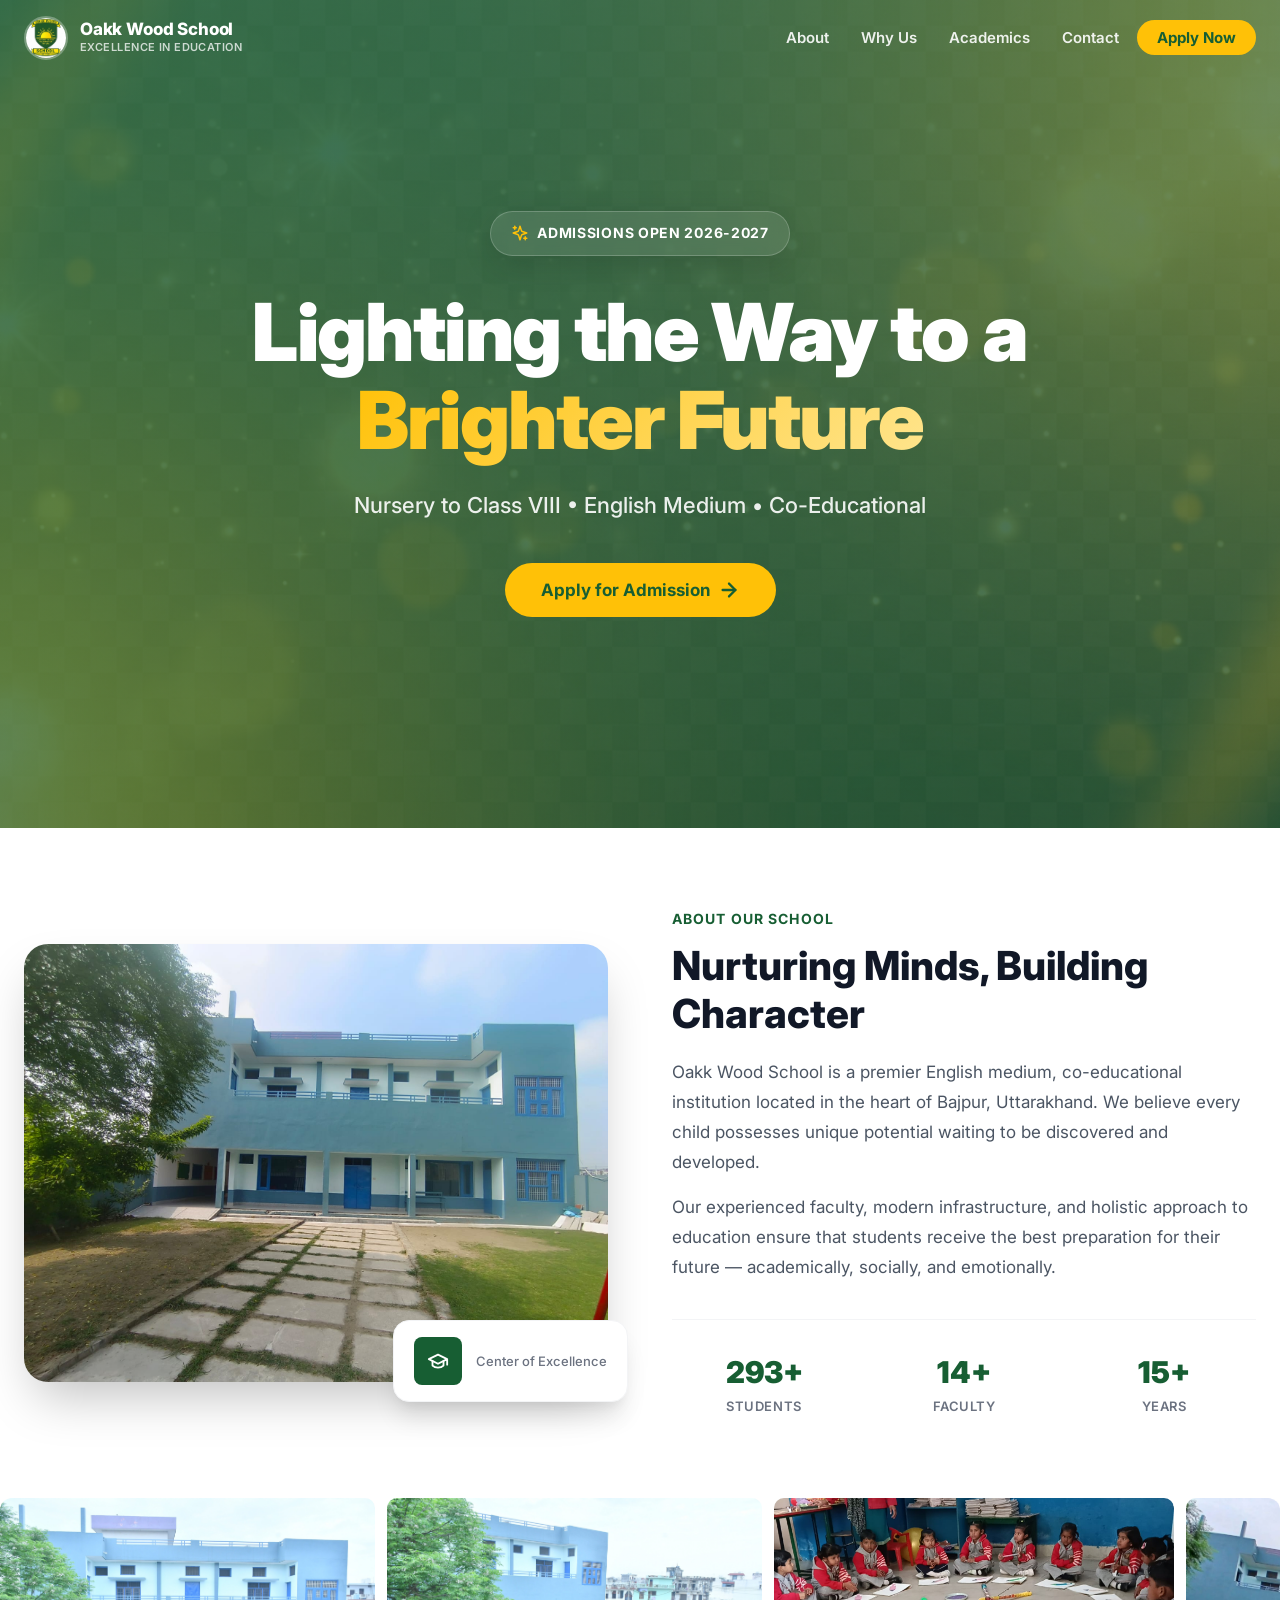
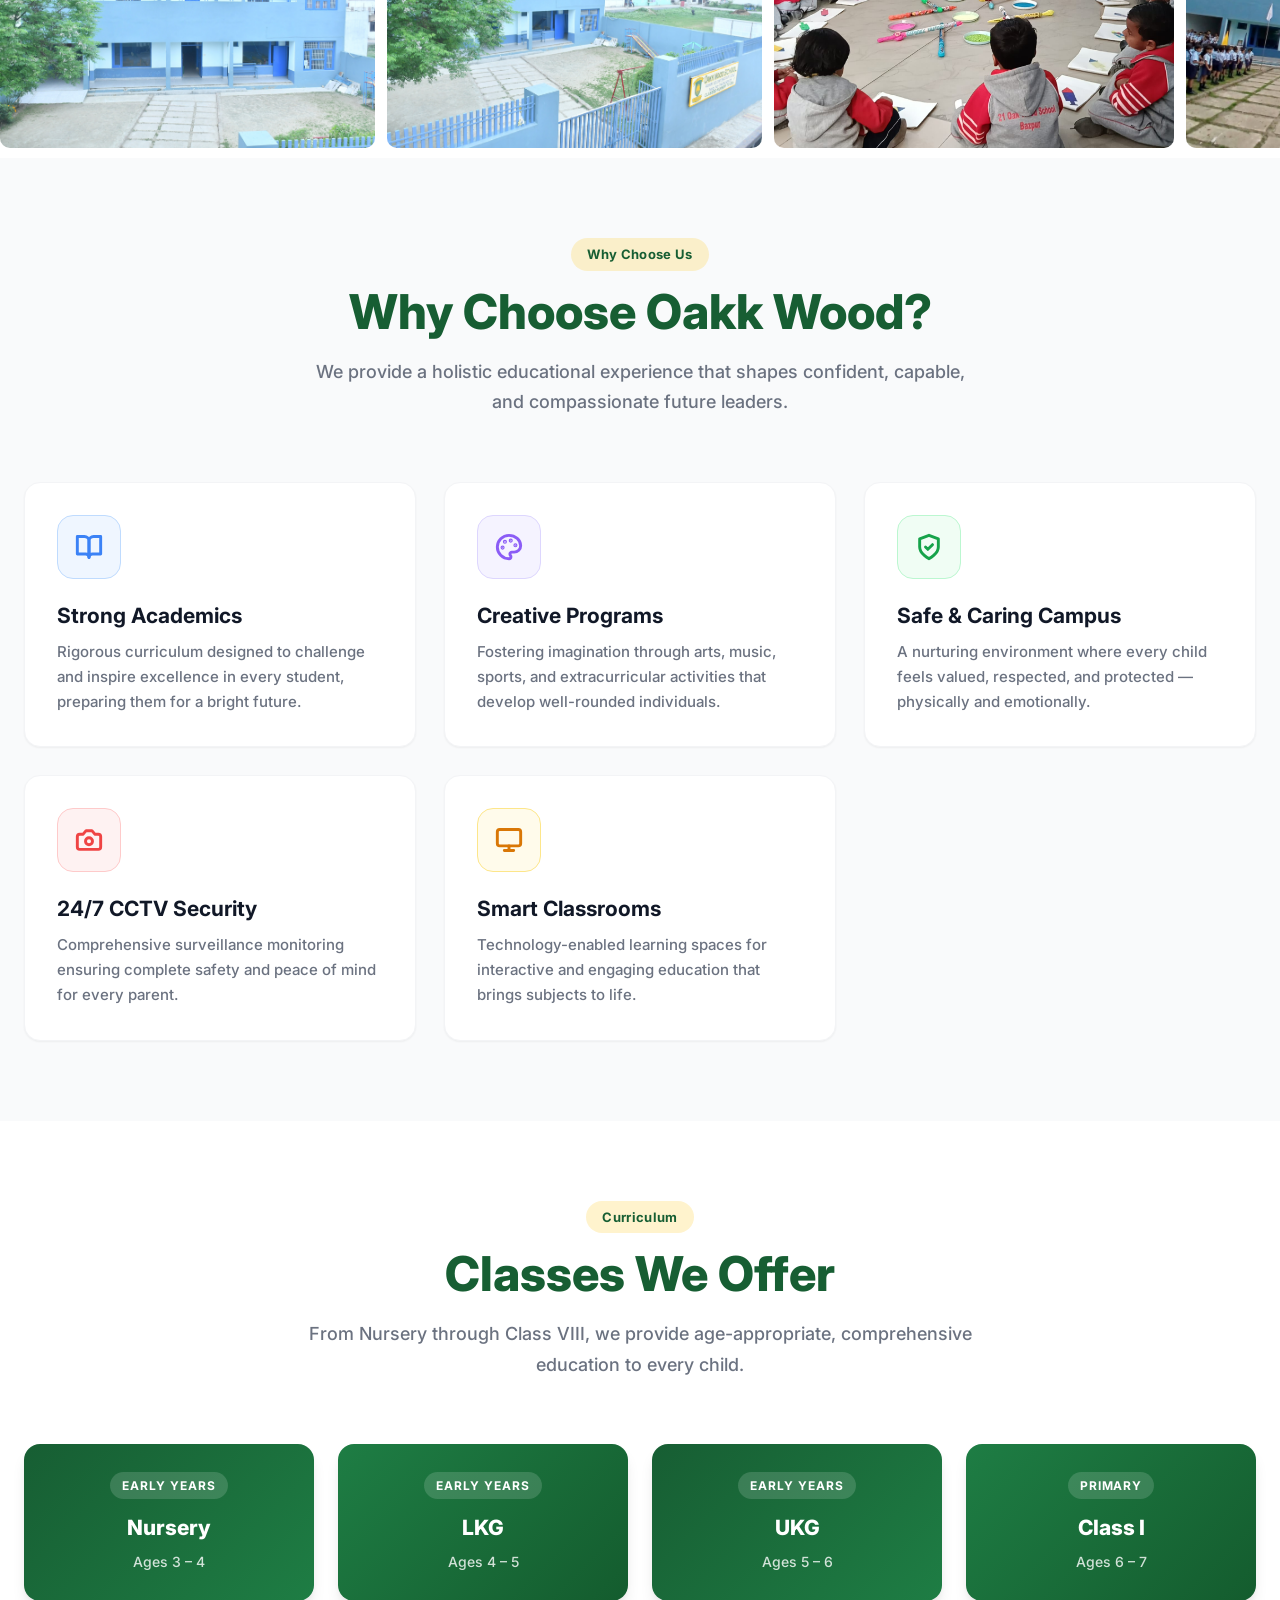
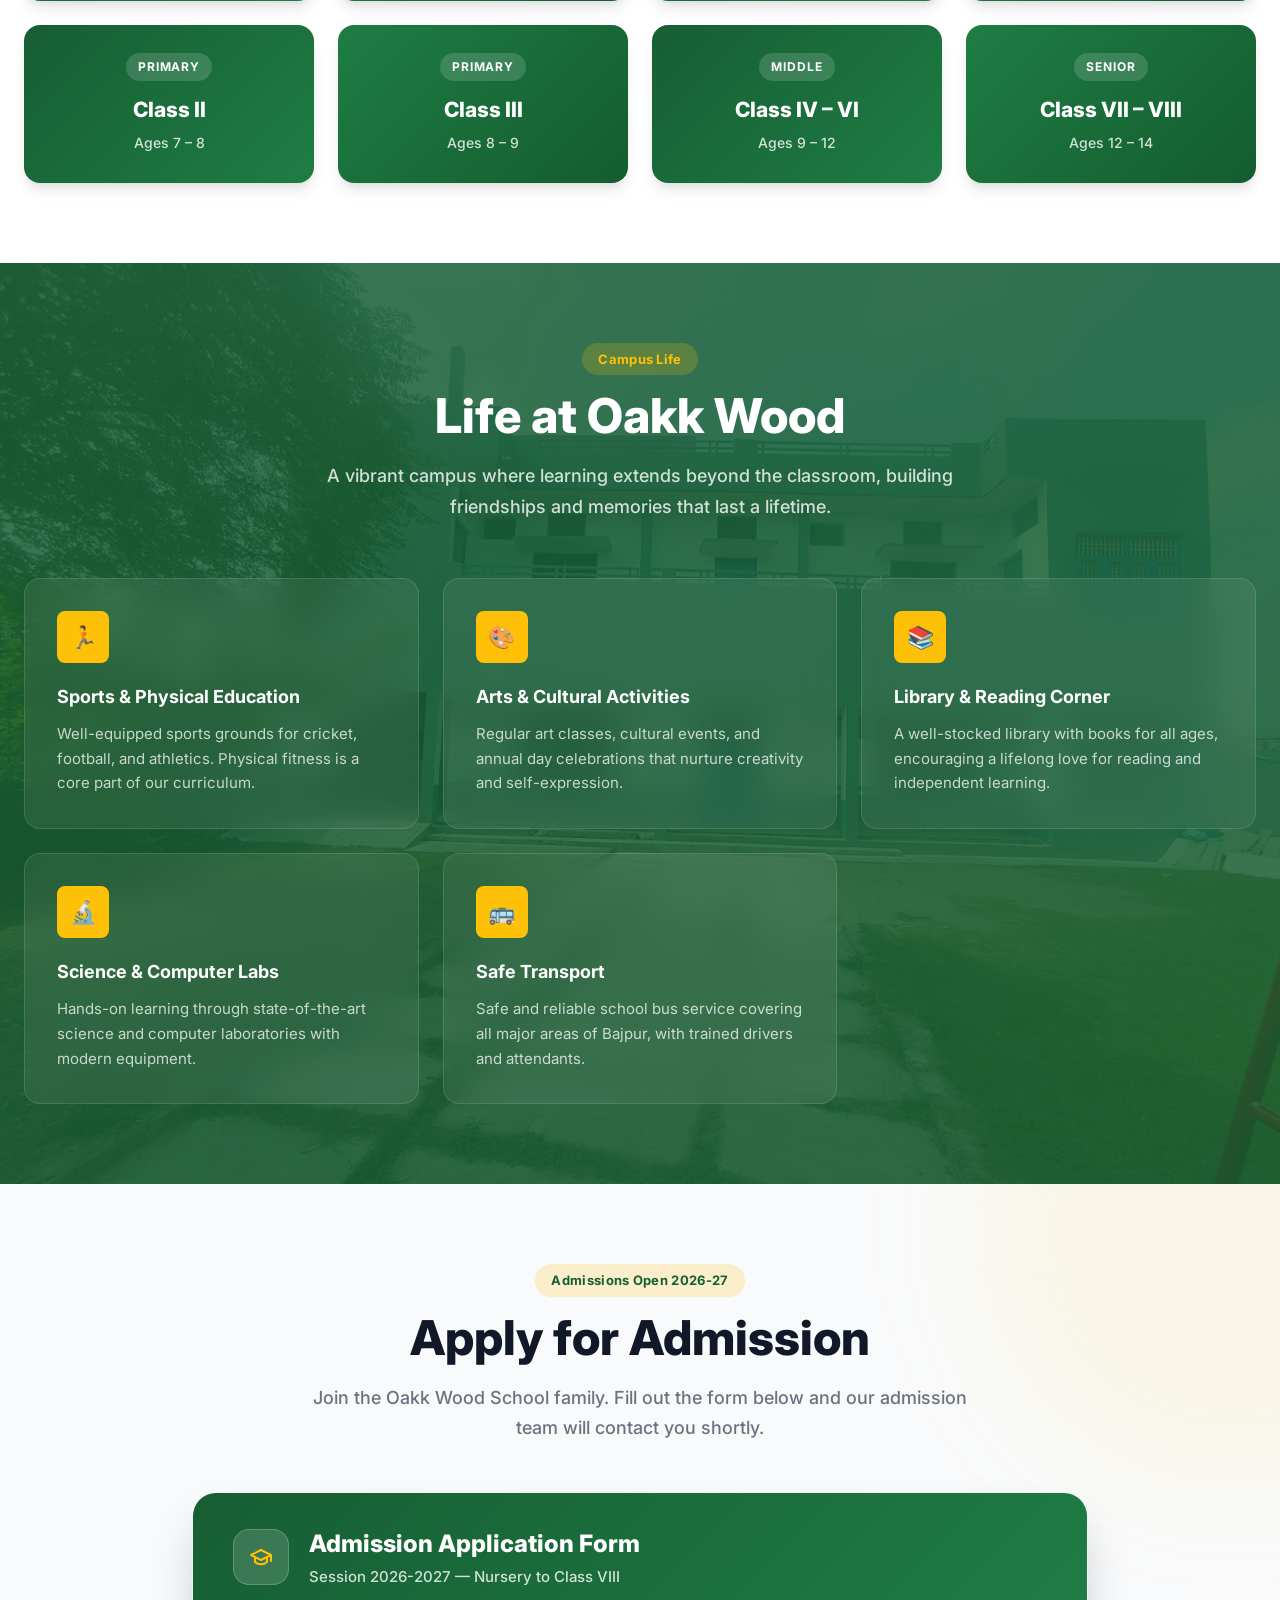
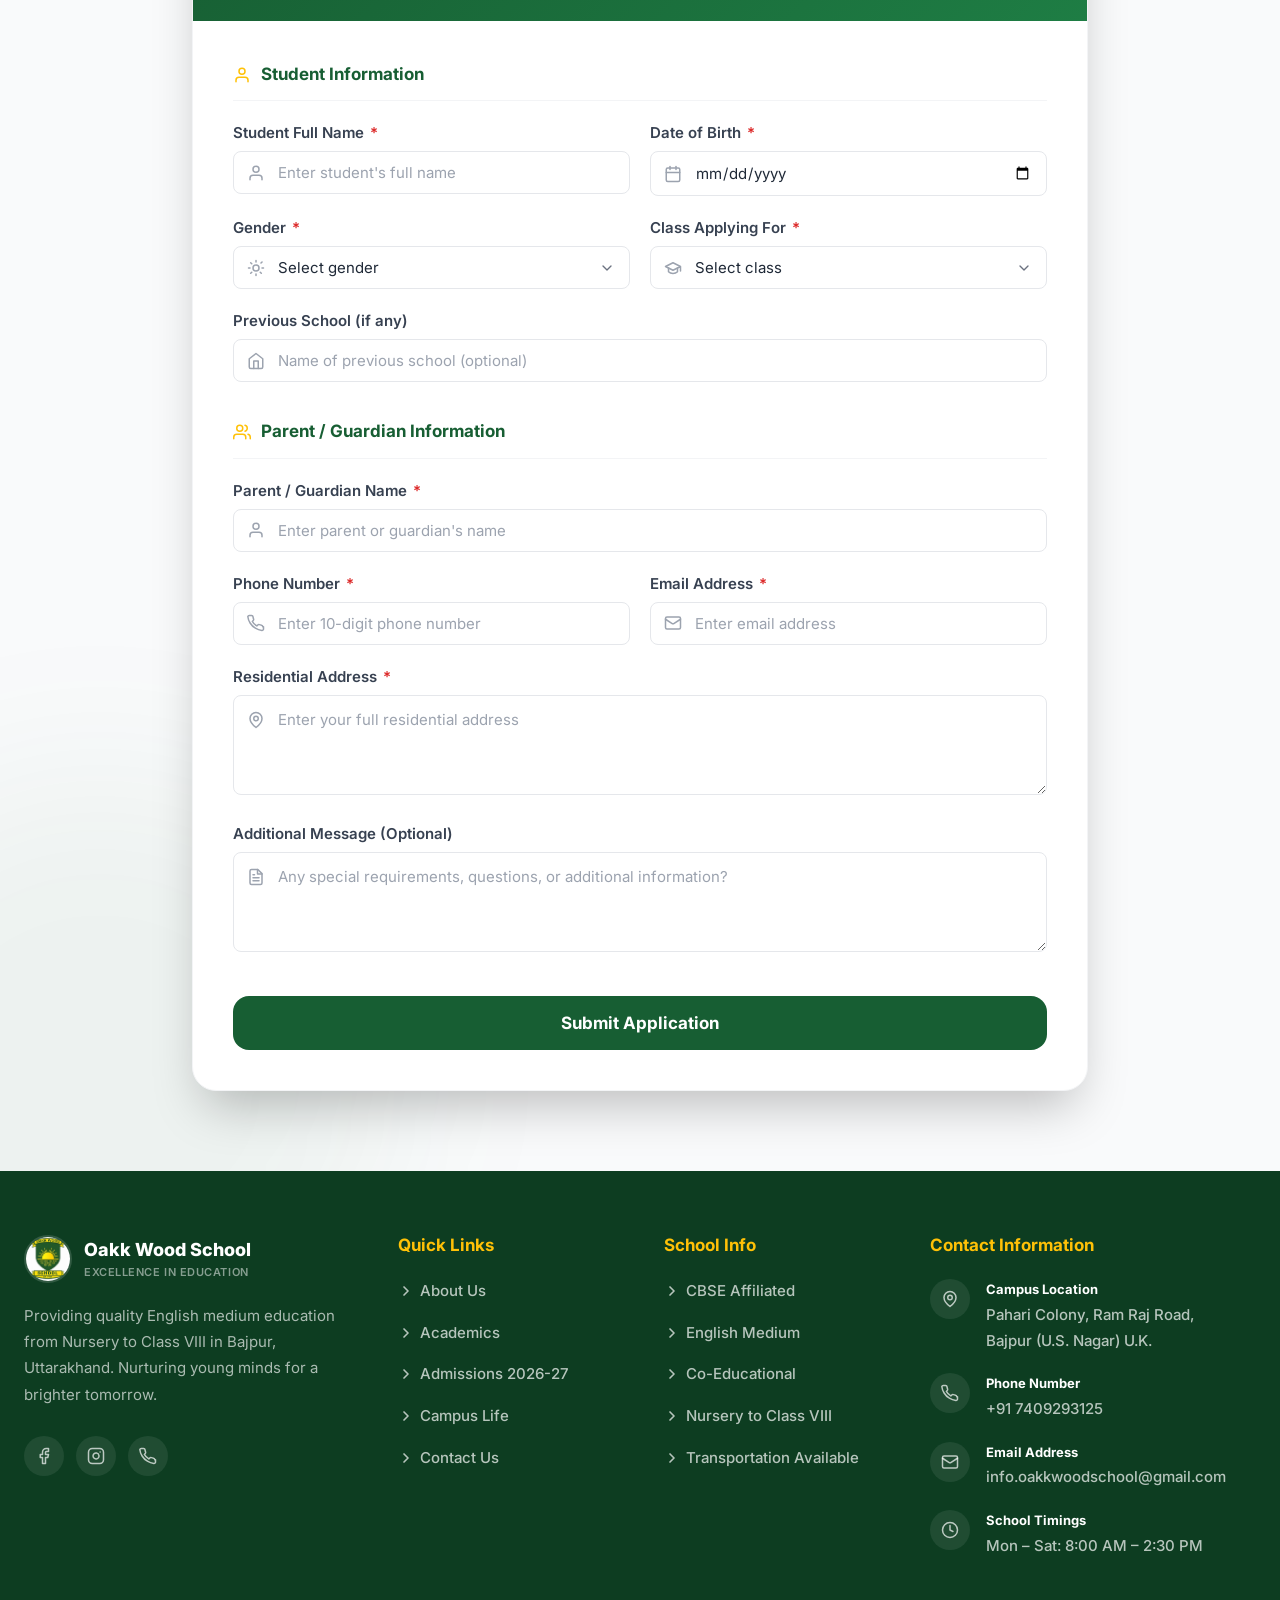
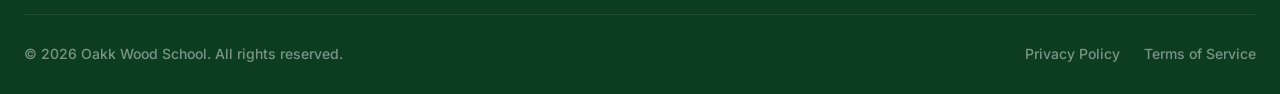
<file: index.html>
<!DOCTYPE html>
<html lang="en">
<head>
  <meta charset="UTF-8" />
  <meta name="viewport" content="width=device-width, initial-scale=1.0" />
  <title>Oakk Wood School | Nursery to Class VIII</title>
  <meta name="description" content="Oakk Wood School, Bajpur — Quality English Medium Co-Educational School offering Nursery to Class VIII." />
  <meta property="og:title" content="Oakk Wood School - Lighting the Way to a Brighter Future" />
  <meta property="og:description" content="Quality English Medium education from Nursery to Class VIII. Located in Bajpur, Uttarakhand." />
  <meta property="og:type" content="website" />
  <link rel="icon" href="/favicon.svg" type="image/svg+xml" />
  <link rel="preconnect" href="https://fonts.googleapis.com" />
  <link rel="preconnect" href="https://fonts.gstatic.com" crossorigin />
  <link href="https://fonts.googleapis.com/css2?family=Inter:wght@400;500;600;700;800;900&display=swap" rel="stylesheet" />
  <link rel="stylesheet" href="/style.css" />
</head>
<body>

<!-- ============================================================
     NAVBAR
============================================================ -->
<nav class="navbar" id="navbar">
  <div class="container">
    <div class="navbar-inner">
      <a href="#" class="navbar-brand">
        <img src="/school-logo.jpeg" alt="Oakk Wood School Logo" class="navbar-logo" />
        <div class="navbar-brand-text">
          <span class="navbar-name">Oakk Wood School</span>
          <span class="navbar-tagline">Excellence in Education</span>
        </div>
      </a>

      <ul class="navbar-links" id="navLinks">
        <li><a href="#about">About</a></li>
        <li><a href="#features">Why Us</a></li>
        <li><a href="#academics">Academics</a></li>
        <li><a href="#contact">Contact</a></li>
        <li><a href="#admission" class="navbar-cta js-apply-cta" data-apply-label="Apply Now"><span class="js-apply-label">Apply Now</span></a></li>
      </ul>

      <button class="navbar-toggle" id="navToggle" aria-label="Toggle menu">
        <span></span>
        <span></span>
        <span></span>
      </button>
    </div>
  </div>
</nav>

<!-- Mobile Menu -->
<div class="navbar-mobile" id="navMobile">
  <a href="#about">About Us</a>
  <a href="#features">Why Choose Us</a>
  <a href="#academics">Academics</a>
  <a href="#contact">Contact</a>
  <a href="#admission" class="cta js-apply-cta" data-apply-label="Apply for Admission"><span class="js-apply-label">Apply for Admission</span></a>
</div>

<!-- ============================================================
     HERO
============================================================ -->
<section class="hero" id="home">
  <div class="hero-bg">
    <img src="/images/hero-bg.png" alt="School campus" class="hero-bg-img" />
    <img src="/images/particles.png" alt="" class="hero-particles" aria-hidden="true" />
  </div>
  <div class="hero-overlay"></div>

  <div class="hero-content">
    <div class="hero-badge js-admissions-only" id="heroBadge">
      <svg xmlns="http://www.w3.org/2000/svg" width="18" height="18" viewBox="0 0 24 24" fill="none" stroke="currentColor" stroke-width="2" stroke-linecap="round" stroke-linejoin="round"><path d="m12 3-1.912 5.813a2 2 0 0 1-1.275 1.275L3 12l5.813 1.912a2 2 0 0 1 1.275 1.275L12 21l1.912-5.813a2 2 0 0 1 1.275-1.275L21 12l-5.813-1.912a2 2 0 0 1-1.275-1.275L12 3Z"/><path d="M5 3v4"/><path d="M19 17v4"/><path d="M3 5h4"/><path d="M17 19h4"/></svg>
      <span id="heroBadgeText">Admissions Open 2026-2027</span>
    </div>

    <h1 class="hero-title">
      Lighting the Way to a<br/>
      <span class="highlight">Brighter Future</span>
    </h1>

    <p class="hero-subtitle">
      Nursery to Class VIII &bull; English Medium &bull; Co-Educational
    </p>

    <div class="hero-actions">
      <a href="#admission" class="btn btn-secondary js-apply-cta" data-apply-label="Apply for Admission">
        <span class="js-apply-label">Apply for Admission</span>
        <svg xmlns="http://www.w3.org/2000/svg" width="22" height="22" viewBox="0 0 24 24" fill="none" stroke="currentColor" stroke-width="2.5" stroke-linecap="round" stroke-linejoin="round"><path d="M5 12h14"/><path d="m12 5 7 7-7 7"/></svg>
      </a>
    </div>
  </div>
</section>

<!-- ============================================================
     ABOUT
============================================================ -->
<section class="section about" id="about">
  <div class="container">
    <div class="about-grid">
      <div class="about-image-wrap" data-animate>
        <div class="about-image">
          <img src="/images/campus.png" alt="Oakk Wood School campus" loading="lazy" />
        </div>
        <div class="about-badge-float">
          <div class="about-badge-float-icon">
            <svg xmlns="http://www.w3.org/2000/svg" width="22" height="22" viewBox="0 0 24 24" fill="none" stroke="currentColor" stroke-width="2" stroke-linecap="round" stroke-linejoin="round"><path d="M22 10v6M2 10l10-5 10 5-10 5z"/><path d="M6 12v5c3 3 9 3 12 0v-5"/></svg>
          </div>
          <div class="about-badge-float-text">
            
            <span>Center of Excellence</span>
          </div>
        </div>
      </div>

      <div class="about-content" data-animate data-delay="200">
        <span class="about-content-label">About Our School</span>
        <h2 class="about-title">Nurturing Minds, Building Character</h2>
        <p class="about-desc">
          Oakk Wood School is a premier English medium, co-educational institution located in the heart of Bajpur, Uttarakhand. We believe every child possesses unique potential waiting to be discovered and developed.
        </p>
        <p class="about-desc">
          Our experienced faculty, modern infrastructure, and holistic approach to education ensure that students receive the best preparation for their future — academically, socially, and emotionally.
        </p>

        <div class="about-stats">
          <div class="stat-item">
            <span class="stat-value" data-counter data-target="300" data-suffix="+">0+</span>
            <span class="stat-label">Students</span>
          </div>
          <div class="stat-item">
            <span class="stat-value" data-counter data-target="14" data-suffix="+">0+</span>
            <span class="stat-label">Faculty</span>
          </div>
          <div class="stat-item">
            <span class="stat-value" data-counter data-target="15" data-suffix="+">0+</span>
            <span class="stat-label">Years</span>
          </div>
        </div>
      </div>
    </div>
  </div>
</section>

  <!--   Gallery -->
  <div class="carousel">
  <div class="carousel-track">
    <!-- Images -->
   
    <img src="/images/img1.jpg">
    <img src="/images/img2.jpg">
    <img src="/images/img3.jpeg">
    <img src="/images/img4.jpeg">
    <img src="/images/img5.jpeg">
    <img src="/images/img6.jpeg">
    <img src="/images/img7.jpeg">
    <img src="/images/img8.jpeg">
    <img src="/images/img9.jpeg">
    <img src="/images/img10.jpeg">
    <img src="/images/img11.jpeg">
    <img src="/images/img12.jpeg">
    <img src="/images/img13.jpeg">
    <img src="/images/img14.jpeg">
    <img src="/images/img15.jpeg">
    
   

    <!-- Duplicate for infinite -->
    

  </div>

  <!-- Blur overlays -->
  <div class="fade fade-left"></div>
  <div class="fade fade-right"></div>
  <div class="fade fade-top"></div>
  <div class="fade fade-bottom"></div>
</div>

<!-- ============================================================
     FEATURES
============================================================ -->
<section class="section features" id="features">
  <div class="container">
    <div class="features-header" data-animate>
      <span class="badge badge-secondary">Why Choose Us</span>
      <h2 class="section-title" style="margin-top: 0.75rem;">Why Choose Oakk Wood?</h2>
      <p class="section-subtitle">
        We provide a holistic educational experience that shapes confident, capable, and compassionate future leaders.
      </p>
    </div>

    <div class="features-grid">
      <div class="feature-card" data-animate data-delay="0">
        <div class="feature-icon blue">
          <svg xmlns="http://www.w3.org/2000/svg" width="28" height="28" viewBox="0 0 24 24" fill="none" stroke="currentColor" stroke-width="2.5" stroke-linecap="round" stroke-linejoin="round"><path d="M2 3h6a4 4 0 0 1 4 4v14a3 3 0 0 0-3-3H2z"/><path d="M22 3h-6a4 4 0 0 0-4 4v14a3 3 0 0 1 3-3h7z"/></svg>
        </div>
        <h3 class="feature-title">Strong Academics</h3>
        <p class="feature-desc">Rigorous curriculum designed to challenge and inspire excellence in every student, preparing them for a bright future.</p>
      </div>

      <div class="feature-card" data-animate data-delay="100">
        <div class="feature-icon purple">
          <svg xmlns="http://www.w3.org/2000/svg" width="28" height="28" viewBox="0 0 24 24" fill="none" stroke="currentColor" stroke-width="2.5" stroke-linecap="round" stroke-linejoin="round"><circle cx="13.5" cy="6.5" r=".5" fill="currentColor"/><circle cx="17.5" cy="10.5" r=".5" fill="currentColor"/><circle cx="8.5" cy="7.5" r=".5" fill="currentColor"/><circle cx="6.5" cy="12.5" r=".5" fill="currentColor"/><path d="M12 2C6.5 2 2 6.5 2 12s4.5 10 10 10c.926 0 1.648-.746 1.648-1.688 0-.437-.18-.835-.437-1.125-.29-.289-.438-.652-.438-1.125a1.64 1.64 0 0 1 1.668-1.668h1.996c3.051 0 5.555-2.503 5.555-5.554C21.965 6.012 17.461 2 12 2z"/></svg>
        </div>
        <h3 class="feature-title">Creative Programs</h3>
        <p class="feature-desc">Fostering imagination through arts, music, sports, and extracurricular activities that develop well-rounded individuals.</p>
      </div>

      <div class="feature-card" data-animate data-delay="200">
        <div class="feature-icon green">
          <svg xmlns="http://www.w3.org/2000/svg" width="28" height="28" viewBox="0 0 24 24" fill="none" stroke="currentColor" stroke-width="2.5" stroke-linecap="round" stroke-linejoin="round"><path d="M12 22s8-4 8-10V5l-8-3-8 3v7c0 6 8 10 8 10z"/><polyline points="9 12 11 14 15 10"/></svg>
        </div>
        <h3 class="feature-title">Safe &amp; Caring Campus</h3>
        <p class="feature-desc">A nurturing environment where every child feels valued, respected, and protected — physically and emotionally.</p>
      </div>

      <div class="feature-card" data-animate data-delay="100">
        <div class="feature-icon red">
          <svg xmlns="http://www.w3.org/2000/svg" width="28" height="28" viewBox="0 0 24 24" fill="none" stroke="currentColor" stroke-width="2.5" stroke-linecap="round" stroke-linejoin="round"><path d="M14.5 4h-5L7 7H4a2 2 0 0 0-2 2v9a2 2 0 0 0 2 2h16a2 2 0 0 0 2-2V9a2 2 0 0 0-2-2h-3L14.5 4z"/><circle cx="12" cy="13" r="3"/></svg>
        </div>
        <h3 class="feature-title">24/7 CCTV Security</h3>
        <p class="feature-desc">Comprehensive surveillance monitoring ensuring complete safety and peace of mind for every parent.</p>
      </div>

      <div class="feature-card" data-animate data-delay="200">
        <div class="feature-icon yellow">
          <svg xmlns="http://www.w3.org/2000/svg" width="28" height="28" viewBox="0 0 24 24" fill="none" stroke="currentColor" stroke-width="2.5" stroke-linecap="round" stroke-linejoin="round"><rect width="20" height="14" x="2" y="3" rx="2"/><path d="M8 21h8m-4-4v4"/></svg>
        </div>
        <h3 class="feature-title">Smart Classrooms</h3>
        <p class="feature-desc">Technology-enabled learning spaces for interactive and engaging education that brings subjects to life.</p>
      </div>
    </div>
  </div>
</section>

<!-- ============================================================
     ACADEMICS
============================================================ -->
<section class="section academics" id="academics">
  <div class="container">
    <div class="academics-header" data-animate>
      <span class="badge badge-secondary">Curriculum</span>
      <h2 class="section-title" style="margin-top: 0.75rem;">Classes We Offer</h2>
      <p class="section-subtitle">
        From Nursery through Class VIII, we provide age-appropriate, comprehensive education to every child.
      </p>
    </div>

    <div class="academics-grid">
      <div class="class-card" data-animate data-delay="0">
        <span class="class-card-level">Early Years</span>
        <div class="class-card-name">Nursery</div>
        <div class="class-card-age">Ages 3 – 4</div>
      </div>
      <div class="class-card class-card-alt" data-animate data-delay="80">
        <span class="class-card-level">Early Years</span>
        <div class="class-card-name">LKG</div>
        <div class="class-card-age">Ages 4 – 5</div>
      </div>
      <div class="class-card" data-animate data-delay="160">
        <span class="class-card-level">Early Years</span>
        <div class="class-card-name">UKG</div>
        <div class="class-card-age">Ages 5 – 6</div>
      </div>
      <div class="class-card class-card-alt" data-animate data-delay="240">
        <span class="class-card-level">Primary</span>
        <div class="class-card-name">Class I</div>
        <div class="class-card-age">Ages 6 – 7</div>
      </div>
      <div class="class-card" data-animate data-delay="80">
        <span class="class-card-level">Primary</span>
        <div class="class-card-name">Class II</div>
        <div class="class-card-age">Ages 7 – 8</div>
      </div>
      <div class="class-card class-card-alt" data-animate data-delay="160">
        <span class="class-card-level">Primary</span>
        <div class="class-card-name">Class III</div>
        <div class="class-card-age">Ages 8 – 9</div>
      </div>
      <div class="class-card" data-animate data-delay="240">
        <span class="class-card-level">Middle</span>
        <div class="class-card-name">Class IV – VI</div>
        <div class="class-card-age">Ages 9 – 12</div>
      </div>
      <div class="class-card class-card-alt" data-animate data-delay="320">
        <span class="class-card-level">Senior</span>
        <div class="class-card-name">Class VII – VIII</div>
        <div class="class-card-age">Ages 12 – 14</div>
      </div>
    </div>
  </div>
</section>

<!-- ============================================================
     CAMPUS LIFE
============================================================ -->
<section class="section campus" id="campus">
  <div class="container">
    <div class="campus-content">
      <div class="campus-header" data-animate>
        <span class="badge" style="background: rgba(255,193,7,0.2); color: var(--secondary);">Campus Life</span>
        <h2 class="section-title" style="margin-top: 0.75rem;">Life at Oakk Wood</h2>
        <p class="section-subtitle">
          A vibrant campus where learning extends beyond the classroom, building friendships and memories that last a lifetime.
        </p>
      </div>

      <div class="campus-grid">
        <div class="campus-card" data-animate data-delay="0">
          <div class="campus-card-icon">🏃</div>
          <div class="campus-card-title">Sports &amp; Physical Education</div>
          <p class="campus-card-desc">Well-equipped sports grounds for cricket, football, and athletics. Physical fitness is a core part of our curriculum.</p>
        </div>
        <div class="campus-card" data-animate data-delay="100">
          <div class="campus-card-icon">🎨</div>
          <div class="campus-card-title">Arts &amp; Cultural Activities</div>
          <p class="campus-card-desc">Regular art classes, cultural events, and annual day celebrations that nurture creativity and self-expression.</p>
        </div>
        <div class="campus-card" data-animate data-delay="200">
          <div class="campus-card-icon">📚</div>
          <div class="campus-card-title">Library &amp; Reading Corner</div>
          <p class="campus-card-desc">A well-stocked library with books for all ages, encouraging a lifelong love for reading and independent learning.</p>
        </div>
        <div class="campus-card" data-animate data-delay="100">
          <div class="campus-card-icon">🔬</div>
          <div class="campus-card-title">Science &amp; Computer Labs</div>
          <p class="campus-card-desc">Hands-on learning through state-of-the-art science and computer laboratories with modern equipment.</p>
        </div>
        
        <div class="campus-card" data-animate data-delay="300">
          <div class="campus-card-icon">🚌</div>
          <div class="campus-card-title">Safe Transport</div>
          <p class="campus-card-desc">Safe and reliable school bus service covering all major areas of Bajpur, with trained drivers and attendants.</p>
        </div>
      </div>
    </div>
  </div>
</section>

<!-- ============================================================
     ADMISSION FORM
============================================================ -->
<section class="section admission" id="admission">
  <div class="container">
    <div class="admission-inner">
      <div class="admission-header" data-animate>
        <span class="badge badge-secondary" id="admissionBadge">Admissions Open 2026-27</span>
        <h2 class="section-title" id="admissionTitle" style="margin-top: 0.75rem;">Apply for Admission</h2>
        <p class="section-subtitle" id="admissionSubtitle">
          Join the Oakk Wood School family. Fill out the form below and our admission team will contact you shortly.
        </p>
      </div>

      <div class="admission-card" data-animate data-delay="200">
        <div class="admission-card-header">
          <div class="admission-card-header-icon">
            <svg xmlns="http://www.w3.org/2000/svg" width="24" height="24" viewBox="0 0 24 24" fill="none" stroke="currentColor" stroke-width="2" stroke-linecap="round" stroke-linejoin="round"><path d="M22 10v6M2 10l10-5 10 5-10 5z"/><path d="M6 12v5c3 3 9 3 12 0v-5"/></svg>
          </div>
          <div>
            <div class="admission-card-title" id="admissionCardTitle">Admission Application Form</div>
            <div class="admission-card-subtitle" id="admissionCardSubtitle">Session 2026-2027 — Nursery to Class VIII</div>
          </div>
        </div>

        <!-- Success State -->
        <div id="successState" class="success-state" style="display: none;">
          <div class="success-icon">
            <svg xmlns="http://www.w3.org/2000/svg" width="40" height="40" viewBox="0 0 24 24" fill="none" stroke="currentColor" stroke-width="2.5" stroke-linecap="round" stroke-linejoin="round"><path d="M22 11.08V12a10 10 0 1 1-5.93-9.14"/><polyline points="22 4 12 14.01 9 11.01"/></svg>
          </div>
          <h3 class="success-title" id="successTitle">Application Submitted!</h3>
          <p class="success-subtitle" id="successSubtitle">Thank you for applying to Oakk Wood School. Our admission team will contact you within 2-3 working days.</p>
          <div class="success-app-id" id="applicationId">Application ID: OWS-2026-XXXXX</div>
          <button class="success-back" id="successBack" onclick="resetForm()">
            ← Submit Another Application
          </button>
        </div>

        <!-- Form State -->
        <div id="formState">
          <form id="admissionForm" class="admission-form" novalidate>

            <!-- Student Information -->
            <div class="form-section js-admission-fields">
              <div class="form-section-title">
                <svg xmlns="http://www.w3.org/2000/svg" width="18" height="18" viewBox="0 0 24 24" fill="none" stroke="currentColor" stroke-width="2" stroke-linecap="round" stroke-linejoin="round"><path d="M20 21v-2a4 4 0 0 0-4-4H8a4 4 0 0 0-4 4v2"/><circle cx="12" cy="7" r="4"/></svg>
                Student Information
              </div>

              <div class="form-grid">
                <div class="form-group">
                  <label class="form-label" for="studentName">Student Full Name <span class="required">*</span></label>
                  <div class="input-wrap">
                    <svg xmlns="http://www.w3.org/2000/svg" width="18" height="18" viewBox="0 0 24 24" fill="none" stroke="currentColor" stroke-width="2" stroke-linecap="round" stroke-linejoin="round"><path d="M20 21v-2a4 4 0 0 0-4-4H8a4 4 0 0 0-4 4v2"/><circle cx="12" cy="7" r="4"/></svg>
                    <input class="form-input" type="text" id="studentName" name="studentName" placeholder="Enter student's full name" />
                  </div>
                  <span class="form-error" data-error="studentName"></span>
                </div>

                <div class="form-group">
                  <label class="form-label" for="dateOfBirth">Date of Birth <span class="required">*</span></label>
                  <div class="input-wrap">
                    <svg xmlns="http://www.w3.org/2000/svg" width="18" height="18" viewBox="0 0 24 24" fill="none" stroke="currentColor" stroke-width="2" stroke-linecap="round" stroke-linejoin="round"><rect width="18" height="18" x="3" y="4" rx="2" ry="2"/><line x1="16" x2="16" y1="2" y2="6"/><line x1="8" x2="8" y1="2" y2="6"/><line x1="3" x2="21" y1="10" y2="10"/></svg>
                    <input class="form-input" type="date" id="dateOfBirth" name="dateOfBirth" />
                  </div>
                  <span class="form-error" data-error="dateOfBirth"></span>
                </div>

                <div class="form-group">
                  <label class="form-label" for="gender">Gender <span class="required">*</span></label>
                  <div class="input-wrap">
                    <svg xmlns="http://www.w3.org/2000/svg" width="18" height="18" viewBox="0 0 24 24" fill="none" stroke="currentColor" stroke-width="2" stroke-linecap="round" stroke-linejoin="round"><circle cx="12" cy="12" r="4"/><path d="M12 2v2m0 16v2M4.93 4.93l1.41 1.41m11.32 11.32 1.41 1.41M2 12h2m16 0h2M4.93 19.07l1.41-1.41M18.66 5.34l1.41-1.41"/></svg>
                    <select class="form-input" id="gender" name="gender">
                      <option value="">Select gender</option>
                      <option value="male">Male</option>
                      <option value="female">Female</option>
                      <option value="other">Other</option>
                    </select>
                  </div>
                  <span class="form-error" data-error="gender"></span>
                </div>

                <div class="form-group">
                  <label class="form-label" for="classApplied">Class Applying For <span class="required">*</span></label>
                  <div class="input-wrap">
                    <svg xmlns="http://www.w3.org/2000/svg" width="18" height="18" viewBox="0 0 24 24" fill="none" stroke="currentColor" stroke-width="2" stroke-linecap="round" stroke-linejoin="round"><path d="M22 10v6M2 10l10-5 10 5-10 5z"/><path d="M6 12v5c3 3 9 3 12 0v-5"/></svg>
                    <select class="form-input" id="classApplied" name="classApplied">
                      <option value="">Select class</option>
                      <option value="nursery">Nursery</option>
                      <option value="lkg">LKG</option>
                      <option value="ukg">UKG</option>
                      <option value="class1">Class I</option>
                      <option value="class2">Class II</option>
                      <option value="class3">Class III</option>
                      <option value="class4">Class IV</option>
                      <option value="class5">Class V</option>
                      <option value="class6">Class VI</option>
                      <option value="class7">Class VII</option>
                      <option value="class8">Class VIII</option>
                    </select>
                  </div>
                  <span class="form-error" data-error="classApplied"></span>
                </div>

                <div class="form-group span-2">
                  <label class="form-label" for="previousSchool">Previous School (if any)</label>
                  <div class="input-wrap">
                    <svg xmlns="http://www.w3.org/2000/svg" width="18" height="18" viewBox="0 0 24 24" fill="none" stroke="currentColor" stroke-width="2" stroke-linecap="round" stroke-linejoin="round"><path d="m3 9 9-7 9 7v11a2 2 0 0 1-2 2H5a2 2 0 0 1-2-2z"/><polyline points="9 22 9 12 15 12 15 22"/></svg>
                    <input class="form-input" type="text" id="previousSchool" name="previousSchool" placeholder="Name of previous school (optional)" />
                  </div>
                </div>
              </div>
            </div>

            <!-- Parent/Guardian Information -->
            <div class="form-section">
              <div class="form-section-title">
                <svg xmlns="http://www.w3.org/2000/svg" width="18" height="18" viewBox="0 0 24 24" fill="none" stroke="currentColor" stroke-width="2" stroke-linecap="round" stroke-linejoin="round"><path d="M17 21v-2a4 4 0 0 0-4-4H5a4 4 0 0 0-4 4v2"/><circle cx="9" cy="7" r="4"/><path d="M23 21v-2a4 4 0 0 0-3-3.87"/><path d="M16 3.13a4 4 0 0 1 0 7.75"/></svg>
                <span id="contactSectionTitle">Parent / Guardian Information</span>
              </div>

              <div class="form-grid">
                <div class="form-group span-2">
                  <label class="form-label" for="parentName" id="parentNameLabel">Parent / Guardian Name <span class="required">*</span></label>
                  <div class="input-wrap">
                    <svg xmlns="http://www.w3.org/2000/svg" width="18" height="18" viewBox="0 0 24 24" fill="none" stroke="currentColor" stroke-width="2" stroke-linecap="round" stroke-linejoin="round"><path d="M20 21v-2a4 4 0 0 0-4-4H8a4 4 0 0 0-4 4v2"/><circle cx="12" cy="7" r="4"/></svg>
                    <input class="form-input" type="text" id="parentName" name="parentName" placeholder="Enter parent or guardian's name" data-admission-placeholder="Enter parent or guardian's name" data-contact-placeholder="Enter your name" />
                  </div>
                  <span class="form-error" data-error="parentName"></span>
                </div>

                <div class="form-group">
                  <label class="form-label" for="parentPhone">Phone Number <span class="required">*</span></label>
                  <div class="input-wrap">
                    <svg xmlns="http://www.w3.org/2000/svg" width="18" height="18" viewBox="0 0 24 24" fill="none" stroke="currentColor" stroke-width="2" stroke-linecap="round" stroke-linejoin="round"><path d="M22 16.92v3a2 2 0 0 1-2.18 2 19.79 19.79 0 0 1-8.63-3.07A19.5 19.5 0 0 1 4.15 12a19.79 19.79 0 0 1-3.07-8.67A2 2 0 0 1 3.06 2h3a2 2 0 0 1 2 1.72c.127.96.361 1.903.7 2.81a2 2 0 0 1-.45 2.11L7.09 9.91a16 16 0 0 0 6 6l1.27-1.27a2 2 0 0 1 2.11-.45c.907.339 1.85.573 2.81.7A2 2 0 0 1 21 16.92z"/></svg>
                    <input class="form-input" type="tel" id="parentPhone" name="parentPhone" placeholder="Enter 10-digit phone number" />
                  </div>
                  <span class="form-error" data-error="parentPhone"></span>
                </div>

                <div class="form-group">
                  <label class="form-label" for="parentEmail">Email Address <span class="required">*</span></label>
                  <div class="input-wrap">
                    <svg xmlns="http://www.w3.org/2000/svg" width="18" height="18" viewBox="0 0 24 24" fill="none" stroke="currentColor" stroke-width="2" stroke-linecap="round" stroke-linejoin="round"><rect width="20" height="16" x="2" y="4" rx="2"/><path d="m22 7-8.97 5.7a1.94 1.94 0 0 1-2.06 0L2 7"/></svg>
                    <input class="form-input" type="email" id="parentEmail" name="parentEmail" placeholder="Enter email address" />
                  </div>
                  <span class="form-error" data-error="parentEmail"></span>
                </div>

                <div class="form-group span-2 js-admission-fields">
                  <label class="form-label" for="address">Residential Address <span class="required">*</span></label>
                  <div class="input-wrap textarea-wrap">
                    <svg xmlns="http://www.w3.org/2000/svg" width="18" height="18" viewBox="0 0 24 24" fill="none" stroke="currentColor" stroke-width="2" stroke-linecap="round" stroke-linejoin="round"><path d="M20 10c0 6-8 12-8 12s-8-6-8-12a8 8 0 0 1 16 0Z"/><circle cx="12" cy="10" r="3"/></svg>
                    <textarea class="form-input" id="address" name="address" rows="3" placeholder="Enter your full residential address"></textarea>
                  </div>
                  <span class="form-error" data-error="address"></span>
                </div>

                <div class="form-group span-2">
                  <label class="form-label" for="message" id="messageLabel">Additional Message (Optional)</label>
                  <div class="input-wrap textarea-wrap">
                    <svg xmlns="http://www.w3.org/2000/svg" width="18" height="18" viewBox="0 0 24 24" fill="none" stroke="currentColor" stroke-width="2" stroke-linecap="round" stroke-linejoin="round"><path d="M14.5 2H6a2 2 0 0 0-2 2v16a2 2 0 0 0 2 2h12a2 2 0 0 0 2-2V7.5L14.5 2z"/><polyline points="14 2 14 8 20 8"/><line x1="16" x2="8" y1="13" y2="13"/><line x1="16" x2="8" y1="17" y2="17"/><line x1="10" x2="8" y1="9" y2="9"/></svg>
                    <textarea class="form-input" id="message" name="message" rows="3" placeholder="Any special requirements, questions, or additional information?" data-admission-placeholder="Any special requirements, questions, or additional information?" data-contact-placeholder="How can we help you?"></textarea>
                  </div>
                  <span class="form-error" data-error="message"></span>
                </div>
              </div>
            </div>

            <button type="submit" class="form-submit">
              <div class="spinner" style="display:none;"></div>
              <span class="submit-text">Submit Application</span>
            </button>
          </form>
        </div>
      </div>
    </div>
  </div>
</section>

<!-- ============================================================
     FOOTER
============================================================ -->
<footer class="footer" id="contact">
  <div class="container">
    <div class="footer-grid">
      <!-- Brand -->
      <div>
        <div class="footer-brand-logo">
          <img src="/school-logo.jpeg" alt="Oakk Wood School" />
          <div>
            <div class="footer-brand-name">Oakk Wood School</div>
            <div class="footer-brand-tagline">Excellence in Education</div>
          </div>
        </div>
        <p class="footer-desc">
          Providing quality English medium education from Nursery to Class VIII in Bajpur, Uttarakhand. Nurturing young minds for a brighter tomorrow.
        </p>
        <div class="footer-social">
          <a href="https://www.facebook.com/share/17dgWCtFXU/" class="social-btn" title="Facebook" aria-label="Facebook">
            <svg xmlns="http://www.w3.org/2000/svg" width="18" height="18" viewBox="0 0 24 24" fill="none" stroke="currentColor" stroke-width="2" stroke-linecap="round" stroke-linejoin="round"><path d="M18 2h-3a5 5 0 0 0-5 5v3H7v4h3v8h4v-8h3l1-4h-4V7a1 1 0 0 1 1-1h3z"/></svg>
          </a>
          <a href="https://www.instagram.com/oakkwoodschool?igsh=MTNvaGJ4ejg4ejdmbA==" class="social-btn" title="Instagram" aria-label="Instagram">
            <svg xmlns="http://www.w3.org/2000/svg" width="18" height="18" viewBox="0 0 24 24" fill="none" stroke="currentColor" stroke-width="2" stroke-linecap="round" stroke-linejoin="round"><rect width="20" height="20" x="2" y="2" rx="5" ry="5"/><path d="M16 11.37A4 4 0 1 1 12.63 8 4 4 0 0 1 16 11.37z"/><line x1="17.5" x2="17.51" y1="6.5" y2="6.5"/></svg>
          </a>
          <a href="https://wa.me/917409293125" class="social-btn" title="WhatsApp" aria-label="WhatsApp">
            <svg xmlns="http://www.w3.org/2000/svg" width="18" height="18" viewBox="0 0 24 24" fill="none" stroke="currentColor" stroke-width="2" stroke-linecap="round" stroke-linejoin="round"><path d="M22 16.92v3a2 2 0 0 1-2.18 2 19.79 19.79 0 0 1-8.63-3.07A19.5 19.5 0 0 1 4.15 12a19.79 19.79 0 0 1-3.07-8.67A2 2 0 0 1 3.06 2h3a2 2 0 0 1 2 1.72c.127.96.361 1.903.7 2.81a2 2 0 0 1-.45 2.11L7.09 9.91a16 16 0 0 0 6 6l1.27-1.27a2 2 0 0 1 2.11-.45c.907.339 1.85.573 2.81.7A2 2 0 0 1 21 16.92z"/></svg>
          </a>
        </div>
      </div>

      <!-- Quick Links -->
      <div>
        <h3 class="footer-col-title">Quick Links</h3>
        <ul class="footer-links">
          <li>
            <a href="#about">
              <svg xmlns="http://www.w3.org/2000/svg" width="14" height="14" viewBox="0 0 24 24" fill="none" stroke="currentColor" stroke-width="2.5" stroke-linecap="round" stroke-linejoin="round"><path d="m9 18 6-6-6-6"/></svg>
              About Us
            </a>
          </li>
          <li>
            <a href="#features">
              <svg xmlns="http://www.w3.org/2000/svg" width="14" height="14" viewBox="0 0 24 24" fill="none" stroke="currentColor" stroke-width="2.5" stroke-linecap="round" stroke-linejoin="round"><path d="m9 18 6-6-6-6"/></svg>
              Academics
            </a>
          </li>
          <li class="js-admissions-only">
            <a href="#admission" class="js-apply-cta" id="footerAdmissionLink" data-apply-label="Admissions">
              <svg xmlns="http://www.w3.org/2000/svg" width="14" height="14" viewBox="0 0 24 24" fill="none" stroke="currentColor" stroke-width="2.5" stroke-linecap="round" stroke-linejoin="round"><path d="m9 18 6-6-6-6"/></svg>
              <span class="js-apply-label">Admissions 2026-27</span>
            </a>
          </li>
          <li>
            <a href="#campus">
              <svg xmlns="http://www.w3.org/2000/svg" width="14" height="14" viewBox="0 0 24 24" fill="none" stroke="currentColor" stroke-width="2.5" stroke-linecap="round" stroke-linejoin="round"><path d="m9 18 6-6-6-6"/></svg>
              Campus Life
            </a>
          </li>
          <li>
            <a href="#contact">
              <svg xmlns="http://www.w3.org/2000/svg" width="14" height="14" viewBox="0 0 24 24" fill="none" stroke="currentColor" stroke-width="2.5" stroke-linecap="round" stroke-linejoin="round"><path d="m9 18 6-6-6-6"/></svg>
              Contact Us
            </a>
          </li>
        </ul>
      </div>

      <!-- School Info -->
      <div>
        <h3 class="footer-col-title">School Info</h3>
        <ul class="footer-links">
          <li><a href="#"><svg xmlns="http://www.w3.org/2000/svg" width="14" height="14" viewBox="0 0 24 24" fill="none" stroke="currentColor" stroke-width="2.5" stroke-linecap="round" stroke-linejoin="round"><path d="m9 18 6-6-6-6"/></svg> CBSE Affiliated</a></li>
          <li><a href="#"><svg xmlns="http://www.w3.org/2000/svg" width="14" height="14" viewBox="0 0 24 24" fill="none" stroke="currentColor" stroke-width="2.5" stroke-linecap="round" stroke-linejoin="round"><path d="m9 18 6-6-6-6"/></svg> English Medium</a></li>
          <li><a href="#"><svg xmlns="http://www.w3.org/2000/svg" width="14" height="14" viewBox="0 0 24 24" fill="none" stroke="currentColor" stroke-width="2.5" stroke-linecap="round" stroke-linejoin="round"><path d="m9 18 6-6-6-6"/></svg> Co-Educational</a></li>
          <li><a href="#"><svg xmlns="http://www.w3.org/2000/svg" width="14" height="14" viewBox="0 0 24 24" fill="none" stroke="currentColor" stroke-width="2.5" stroke-linecap="round" stroke-linejoin="round"><path d="m9 18 6-6-6-6"/></svg> Nursery to Class VIII</a></li>
          <li><a href="#"><svg xmlns="http://www.w3.org/2000/svg" width="14" height="14" viewBox="0 0 24 24" fill="none" stroke="currentColor" stroke-width="2.5" stroke-linecap="round" stroke-linejoin="round"><path d="m9 18 6-6-6-6"/></svg> Transportation Available</a></li>
        </ul>
      </div>

      <!-- Contact -->
      <div>
        <h3 class="footer-col-title">Contact Information</h3>
        <div class="footer-contact-items">
          <div class="footer-contact-item">
            <div class="footer-contact-icon">
              <svg xmlns="http://www.w3.org/2000/svg" width="18" height="18" viewBox="0 0 24 24" fill="none" stroke="currentColor" stroke-width="2" stroke-linecap="round" stroke-linejoin="round"><path d="M20 10c0 6-8 12-8 12s-8-6-8-12a8 8 0 0 1 16 0Z"/><circle cx="12" cy="10" r="3"/></svg>
            </div>
            <div>
              <span class="footer-contact-label">Campus Location</span>
              <span class="footer-contact-value">Pahari Colony, Ram Raj Road,<br/>Bajpur (U.S. Nagar) U.K.</span>
            </div>
          </div>

          <div class="footer-contact-item">
            <div class="footer-contact-icon">
              <svg xmlns="http://www.w3.org/2000/svg" width="18" height="18" viewBox="0 0 24 24" fill="none" stroke="currentColor" stroke-width="2" stroke-linecap="round" stroke-linejoin="round"><path d="M22 16.92v3a2 2 0 0 1-2.18 2 19.79 19.79 0 0 1-8.63-3.07A19.5 19.5 0 0 1 4.15 12a19.79 19.79 0 0 1-3.07-8.67A2 2 0 0 1 3.06 2h3a2 2 0 0 1 2 1.72c.127.96.361 1.903.7 2.81a2 2 0 0 1-.45 2.11L7.09 9.91a16 16 0 0 0 6 6l1.27-1.27a2 2 0 0 1 2.11-.45c.907.339 1.85.573 2.81.7A2 2 0 0 1 21 16.92z"/></svg>
            </div>
            <div>
              <span class="footer-contact-label">Phone Number</span>
              <a href="tel:7409293125" class="footer-contact-value">+91 7409293125</a>
            </div>
          </div>

          <div class="footer-contact-item">
            <div class="footer-contact-icon">
              <svg xmlns="http://www.w3.org/2000/svg" width="18" height="18" viewBox="0 0 24 24" fill="none" stroke="currentColor" stroke-width="2" stroke-linecap="round" stroke-linejoin="round"><rect width="20" height="16" x="2" y="4" rx="2"/><path d="m22 7-8.97 5.7a1.94 1.94 0 0 1-2.06 0L2 7"/></svg>
            </div>
            <div>
              <span class="footer-contact-label">Email Address</span>
              <a href="mailto:info@oakkwoodschool.edu.in" class="footer-contact-value">info.oakkwoodschool@gmail.com</a>
            </div>
          </div>

          <div class="footer-contact-item">
            <div class="footer-contact-icon">
              <svg xmlns="http://www.w3.org/2000/svg" width="18" height="18" viewBox="0 0 24 24" fill="none" stroke="currentColor" stroke-width="2" stroke-linecap="round" stroke-linejoin="round"><circle cx="12" cy="12" r="10"/><polyline points="12 6 12 12 16 14"/></svg>
            </div>
            <div>
              <span class="footer-contact-label">School Timings</span>
              <span class="footer-contact-value">Mon – Sat: 8:00 AM – 2:30 PM</span>
            </div>
          </div>
        </div>
      </div>
    </div>

    <div class="footer-bottom">
      <p class="footer-bottom-text">&copy; <span id="currentYear"></span> Oakk Wood School. All rights reserved.</p>
      <div class="footer-bottom-links">
        <a href="#">Privacy Policy</a>
        <a href="#">Terms of Service</a>
      </div>
    </div>
  </div>
</footer>

<!-- Back to Top -->
<button class="back-to-top" id="backToTop" onclick="scrollToTop()" aria-label="Back to top">
  <svg xmlns="http://www.w3.org/2000/svg" width="20" height="20" viewBox="0 0 24 24" fill="none" stroke="currentColor" stroke-width="2.5" stroke-linecap="round" stroke-linejoin="round"><path d="m18 15-6-6-6 6"/></svg>
</button>

<script src="/script.js"></script>
</body>
</html>
</file>
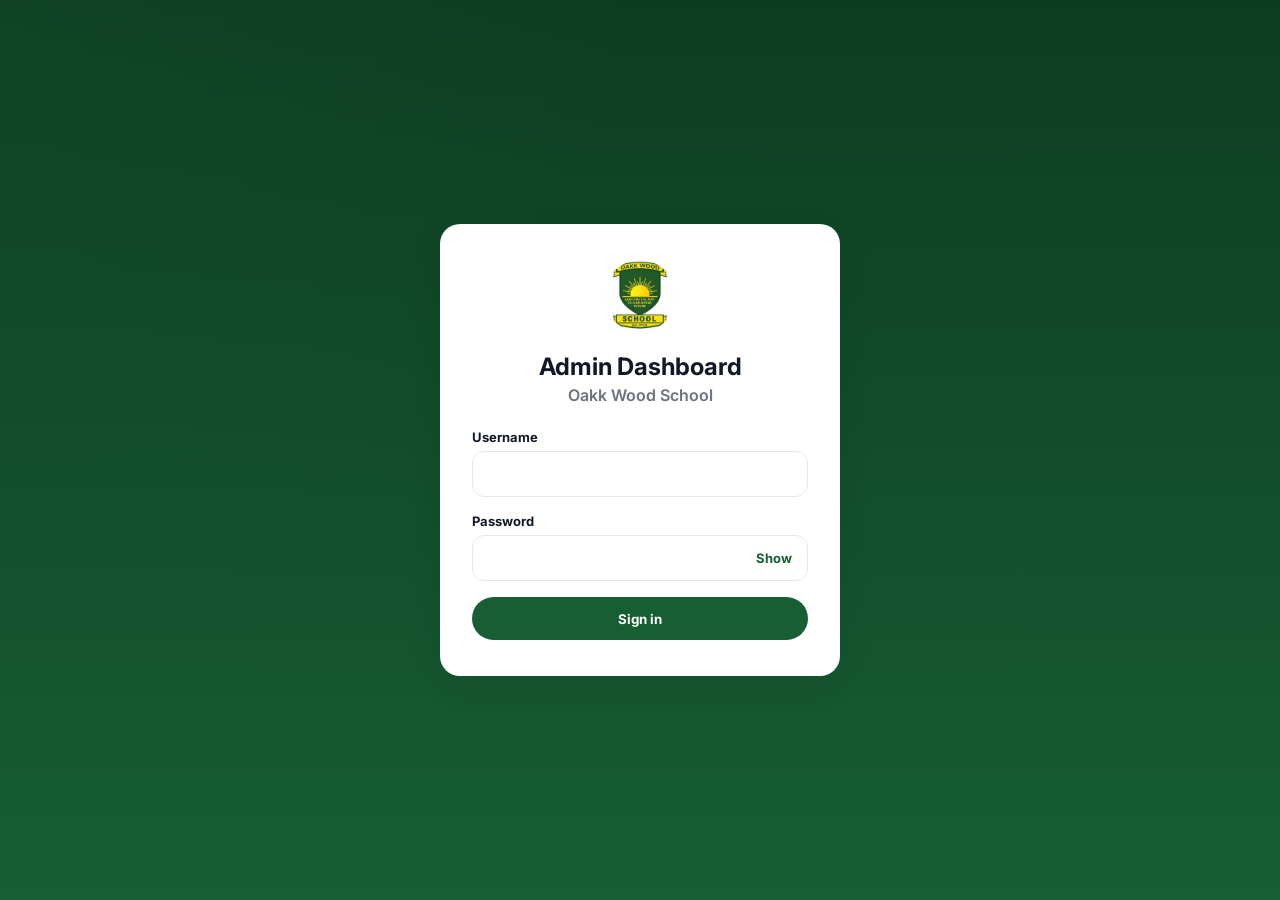
<file: admin.html>
<!DOCTYPE html>
<html lang="en">
<head>
  <meta charset="UTF-8" />
  <meta name="viewport" content="width=device-width, initial-scale=1.0" />
  <title>Admin Dashboard | Oakk Wood School</title>
  <meta name="robots" content="noindex, nofollow" />
  <link rel="icon" href="/favicon.svg" type="image/svg+xml" />
  <link rel="preconnect" href="https://fonts.googleapis.com" />
  <link rel="preconnect" href="https://fonts.gstatic.com" crossorigin />
  <link href="https://fonts.googleapis.com/css2?family=Inter:wght@400;500;600;700;800&display=swap" rel="stylesheet" />
  <link rel="stylesheet" href="/admin.css" />
</head>
<body>
  <div id="loginScreen" class="login-screen">
    <div class="login-card">
      <img src="/school-logo.jpeg" alt="Oakk Wood School" class="login-logo" />
      <h1>Admin Dashboard</h1>
      <p class="login-subtitle">Oakk Wood School</p>
      <form id="loginForm">
        <label for="username">Username</label>
        <input id="username" name="username" type="text" autocomplete="username" required />
        <label for="password">Password</label>
        <div class="password-field">
          <input id="password" name="password" type="password" autocomplete="current-password" required />
          <button id="togglePasswordBtn" class="password-toggle" type="button" aria-label="Show password" aria-pressed="false">Show</button>
        </div>
        <p id="loginError" class="login-error" hidden></p>
        <button type="submit" class="btn-login">Sign in</button>
      </form>
    </div>
  </div>

  <div id="dashboardScreen" class="dashboard" hidden>
    <header class="admin-header">
      <div class="admin-header-brand">
        <img src="/school-logo.jpeg" alt="Oakk Wood School" />
        <div>
          <strong>Oakk Wood School</strong>
          <span>Admin Dashboard</span>
        </div>
      </div>
      <button id="logoutBtn" class="btn-ghost" type="button">Log out</button>
    </header>

    <div class="settings-ribbon">
      <div class="ribbon-inner">
        <div class="ribbon-toggle">
          <span class="ribbon-status" id="admissionsStatusLabel">Admissions</span>
          <label class="switch" title="Enable or disable admissions">
            <input type="checkbox" id="admissionsOpen" />
            <span class="slider"></span>
          </label>
          <span class="ribbon-state" id="admissionsStateText">Disabled</span>
        </div>
        <div class="ribbon-session">
          <label for="sessionLabel">Session</label>
          <input id="sessionLabel" type="text" maxlength="32" placeholder="2026-2027" />
        </div>
        <p id="settingsMessage" class="settings-message" hidden></p>
      </div>
    </div>

    <main class="admin-main">
      <section class="panel">
        <div class="panel-heading">
          <h2>Applications</h2>
          <button id="refreshAppsBtn" class="btn-ghost" type="button">Refresh</button>
        </div>
        <div class="table-wrap">
          <table>
            <thead>
              <tr>
                <th>ID</th>
                <th>Student</th>
                <th>Class</th>
                <th>Parent</th>
                <th>Phone</th>
                <th>Submitted</th>
                <th>Status</th>
              </tr>
            </thead>
            <tbody id="appsBody">
              <tr><td colspan="7">Loading applications…</td></tr>
            </tbody>
          </table>
        </div>
      </section>
    </main>
  </div>

  <script src="/admin.js"></script>
</body>
</html>
</file>
<file: style.css>
/* ============================================
   OAKK WOOD SCHOOL - STYLESHEET
   Pure CSS, no frameworks
============================================ */

/* ---- RESET & BASE ---- */
*, *::before, *::after {
  box-sizing: border-box;
  margin: 0;
  padding: 0;
}

:root {
  --primary: #175E33;
  --primary-dark: #0d3d21;
  --primary-light: #1e7d44;
  --secondary: #FFC107;
  --secondary-dark: #e0a800;
  --white: #ffffff;
  --gray-50: #f9fafb;
  --gray-100: #f3f4f6;
  --gray-200: #e5e7eb;
  --gray-300: #d1d5db;
  --gray-400: #9ca3af;
  --gray-500: #6b7280;
  --gray-600: #4b5563;
  --gray-700: #374151;
  --gray-800: #1f2937;
  --gray-900: #111827;
  --blue: #3b82f6;
  --blue-light: #eff6ff;
  --purple: #8b5cf6;
  --purple-light: #f5f3ff;
  --green: #22c55e;
  --green-light: #f0fdf4;
  --red: #ef4444;
  --red-light: #fef2f2;
  --yellow-light: #fffbeb;
  --error: #dc2626;
  --shadow-sm: 0 1px 2px rgba(0,0,0,0.05);
  --shadow: 0 4px 6px -1px rgba(0,0,0,0.1), 0 2px 4px -1px rgba(0,0,0,0.06);
  --shadow-md: 0 10px 15px -3px rgba(0,0,0,0.1), 0 4px 6px -2px rgba(0,0,0,0.05);
  --shadow-lg: 0 20px 25px -5px rgba(0,0,0,0.1), 0 10px 10px -5px rgba(0,0,0,0.04);
  --shadow-xl: 0 25px 50px -12px rgba(0,0,0,0.25);
  --radius: 8px;
  --radius-md: 12px;
  --radius-lg: 16px;
  --radius-xl: 24px;
  --radius-full: 9999px;
  --transition: 0.3s ease;
  --font-sans: 'Inter', system-ui, -apple-system, sans-serif;
}

html {
  scroll-behavior: smooth;
}

body {
  font-family: var(--font-sans);
  color: var(--gray-800);
  background: var(--white);
  line-height: 1.6;
  -webkit-font-smoothing: antialiased;
}

[hidden] {
  display: none !important;
}

img {
  max-width: 100%;
  display: block;
}

a {
  text-decoration: none;
  color: inherit;
}

button {
  cursor: pointer;
  border: none;
  background: none;
  font-family: inherit;
}

input, select, textarea {
  font-family: inherit;
}

/* ---- TYPOGRAPHY ---- */
h1, h2, h3, h4, h5, h6 {
  font-weight: 700;
  line-height: 1.2;
  color: var(--gray-900);
}

/* ---- UTILITIES ---- */
.container {
  max-width: 1280px;
  margin: 0 auto;
  padding: 0 1.5rem;
}

.section {
  padding: 5rem 0;
}

.text-center { text-align: center; }
.text-white { color: var(--white); }

.badge {
  display: inline-block;
  padding: 0.375rem 1rem;
  border-radius: var(--radius-full);
  font-size: 0.8125rem;
  font-weight: 700;
  letter-spacing: 0.025em;
}

.badge-secondary {
  background: rgba(255,193,7,0.2);
  color: var(--primary);
}

.section-title {
  font-size: clamp(2rem, 5vw, 3rem);
  font-weight: 800;
  color: var(--primary);
  margin-bottom: 1rem;
}

.section-subtitle {
  font-size: 1.125rem;
  color: var(--gray-500);
  font-weight: 500;
  max-width: 42rem;
  margin: 0 auto;
  line-height: 1.7;
}

/* ---- ANIMATIONS ---- */
@keyframes fadeInUp {
  from { opacity: 0; transform: translateY(30px); }
  to { opacity: 1; transform: translateY(0); }
}

@keyframes fadeIn {
  from { opacity: 0; }
  to { opacity: 1; }
}

@keyframes scaleIn {
  from { opacity: 0; transform: scale(0.9); }
  to { opacity: 1; transform: scale(1); }
}

@keyframes confettiFall {
  0% { transform: translateY(-100px) rotate(0deg); opacity: 1; }
  100% { transform: translateY(100vh) rotate(720deg); opacity: 0; }
}

.animate-fade-in-up {
  animation: fadeInUp 0.6s ease forwards;
}

.animate-fade-in {
  animation: fadeIn 0.5s ease forwards;
}

.animate-scale-in {
  animation: scaleIn 0.4s ease forwards;
}

[data-animate] {
  opacity: 0;
  transform: translateY(30px);
  transition: opacity 0.6s ease, transform 0.6s ease;
}

[data-animate].in-view {
  opacity: 1;
  transform: translateY(0);
}

/* ---- NAVBAR ---- */
.navbar {
  position: fixed;
  top: 0;
  left: 0;
  right: 0;
  z-index: 1000;
  padding: 1rem 0;
  transition: all 0.3s ease;
}

.navbar.scrolled {
  background: rgba(255,255,255,0.95);
  backdrop-filter: blur(16px);
  box-shadow: 0 1px 0 rgba(0,0,0,0.08), var(--shadow);
  padding: 0.625rem 0;
}

.navbar-inner {
  display: flex;
  align-items: center;
  justify-content: space-between;
  gap: 2rem;
}

.navbar-brand {
  display: flex;
  align-items: center;
  gap: 0.75rem;
  text-decoration: none;
  flex-shrink: 0;
}

.navbar-logo {
  width: 44px;
  height: 44px;
  border-radius: 50%;
  object-fit: cover;
  border: 2px solid rgba(255,255,255,0.3);
  flex-shrink: 0;
}

.navbar.scrolled .navbar-logo {
  border-color: rgba(23,94,51,0.2);
}

.navbar-brand-text {
  display: flex;
  flex-direction: column;
}

.navbar-name {
  font-size: 1.0625rem;
  font-weight: 800;
  color: var(--white);
  line-height: 1.2;
  letter-spacing: -0.01em;
}

.navbar-tagline {
  font-size: 0.6875rem;
  font-weight: 600;
  color: rgba(255,255,255,0.75);
  letter-spacing: 0.04em;
  text-transform: uppercase;
}

.navbar.scrolled .navbar-name { color: var(--primary); }
.navbar.scrolled .navbar-tagline { color: var(--gray-500); }

.navbar-links {
  display: flex;
  align-items: center;
  gap: 0.25rem;
  list-style: none;
}

.navbar-links a {
  padding: 0.4375rem 0.875rem;
  border-radius: var(--radius-full);
  font-size: 0.9375rem;
  font-weight: 600;
  color: rgba(255,255,255,0.9);
  transition: all var(--transition);
}

.navbar.scrolled .navbar-links a {
  color: var(--gray-700);
}

.navbar-links a:hover {
  background: rgba(255,255,255,0.15);
  color: var(--white);
}

.navbar.scrolled .navbar-links a:hover {
  background: var(--gray-100);
  color: var(--primary);
}

.navbar-cta {
  padding: 0.5rem 1.25rem !important;
  background: var(--secondary) !important;
  color: var(--primary) !important;
  border-radius: var(--radius-full) !important;
  font-weight: 700 !important;
}

.navbar-cta:hover {
  background: var(--secondary-dark) !important;
  transform: translateY(-1px);
  box-shadow: 0 4px 12px rgba(255,193,7,0.4) !important;
}

.navbar-toggle {
  display: none;
  flex-direction: column;
  gap: 5px;
  padding: 0.5rem;
  border-radius: var(--radius);
  background: rgba(255,255,255,0.1);
  transition: background var(--transition);
  cursor: pointer;
}

.navbar.scrolled .navbar-toggle {
  background: var(--gray-100);
}

.navbar-toggle span {
  display: block;
  width: 22px;
  height: 2px;
  background: var(--white);
  border-radius: 2px;
  transition: all 0.3s ease;
}

.navbar.scrolled .navbar-toggle span {
  background: var(--gray-700);
}

.navbar-toggle.open span:nth-child(1) { transform: rotate(45deg) translate(5px, 5px); }
.navbar-toggle.open span:nth-child(2) { opacity: 0; transform: scaleX(0); }
.navbar-toggle.open span:nth-child(3) { transform: rotate(-45deg) translate(5px, -5px); }

.navbar-mobile {
  display: none;
  position: fixed;
  top: 64px;
  left: 0;
  right: 0;
  background: var(--white);
  box-shadow: var(--shadow-lg);
  border-top: 1px solid var(--gray-100);
  padding: 1rem 0;
  animation: fadeIn 0.2s ease;
  z-index: 999;
}

.navbar-mobile.open {
  display: block;
}

.navbar-mobile a {
  display: block;
  padding: 0.75rem 1.5rem;
  font-size: 1rem;
  font-weight: 600;
  color: var(--gray-700);
  transition: all var(--transition);
}

.navbar-mobile a:hover {
  background: var(--gray-50);
  color: var(--primary);
  padding-left: 2rem;
}

.navbar-mobile a.cta {
  margin: 0.75rem 1.5rem 0;
  padding: 0.75rem 1.5rem;
  background: var(--secondary);
  color: var(--primary);
  border-radius: var(--radius-full);
  font-weight: 700;
  text-align: center;
}

/* ---- HERO ---- */
.hero {
  position: relative;
  min-height: 92vh;
  display: flex;
  align-items: center;
  justify-content: center;
  overflow: hidden;
  background: var(--primary);
}

.hero-bg {
  position: absolute;
  inset: 0;
  z-index: 0;
}

.hero-bg-img {
  width: 100%;
  height: 100%;
  object-fit: cover;
  opacity: 0.6;
  mix-blend-mode: overlay;
}

.hero-particles {
  position: absolute;
  inset: 0;
  width: 100%;
  height: 100%;
  object-fit: cover;
  opacity: 0.4;
  mix-blend-mode: screen;
}

.hero-overlay {
  position: absolute;
  inset: 0;
  background: linear-gradient(
    135deg,
    rgba(23,94,51,0.6) 0%,
    rgba(13,61,33,0.4) 100%
  );
}

.hero-content {
  position: relative;
  z-index: 10;
  text-align: center;
  padding: 5rem 1.5rem;
  max-width: 64rem;
  margin: 0 auto;
  display: flex;
  flex-direction: column;
  align-items: center;
}

.hero-badge {
  display: inline-flex;
  align-items: center;
  gap: 0.5rem;
  padding: 0.625rem 1.25rem;
  border-radius: var(--radius-full);
  background: rgba(255,255,255,0.1);
  backdrop-filter: blur(12px);
  border: 1px solid rgba(255,255,255,0.2);
  color: var(--white);
  font-size: 0.875rem;
  font-weight: 700;
  letter-spacing: 0.05em;
  text-transform: uppercase;
  margin-bottom: 2rem;
  box-shadow: 0 8px 32px rgba(0,0,0,0.12);
  animation: fadeInUp 0.6s ease forwards;
}

.hero-badge svg {
  color: var(--secondary);
  flex-shrink: 0;
}

.hero-title {
  font-size: clamp(2.5rem, 8vw, 5rem);
  font-weight: 900;
  color: var(--white);
  letter-spacing: -0.02em;
  line-height: 1.1;
  margin-bottom: 1.5rem;
  animation: fadeInUp 0.8s ease 0.2s both;
}

.hero-title .highlight {
  background: linear-gradient(135deg, var(--secondary), #ffe58f);
  -webkit-background-clip: text;
  -webkit-text-fill-color: transparent;
  background-clip: text;
}

.hero-subtitle {
  font-size: clamp(1.0625rem, 3vw, 1.375rem);
  color: rgba(255,255,255,0.9);
  font-weight: 500;
  margin-bottom: 2.5rem;
  line-height: 1.6;
  animation: fadeInUp 0.8s ease 0.4s both;
}

.hero-actions {
  display: flex;
  align-items: center;
  gap: 1.5rem;
  flex-wrap: wrap;
  justify-content: center;
  animation: scaleIn 0.6s ease 0.6s both;
}

.btn {
  display: inline-flex;
  align-items: center;
  gap: 0.5rem;
  padding: 0.875rem 2rem;
  border-radius: var(--radius-full);
  font-size: 1.0625rem;
  font-weight: 700;
  border: none;
  cursor: pointer;
  transition: all 0.25s ease;
  text-decoration: none;
  font-family: var(--font-sans);
  line-height: 1;
}

.btn-secondary {
  background: var(--secondary);
  color: var(--primary);
  padding: 1rem 2.25rem;
}

.btn-secondary:hover {
  background: var(--secondary-dark);
  transform: translateY(-2px);
  box-shadow: 0 8px 24px rgba(255,193,7,0.4);
}

.btn-secondary svg {
  transition: transform 0.25s ease;
}

.btn-secondary:hover svg {
  transform: translateX(4px);
}

.btn-primary {
  background: var(--primary);
  color: var(--white);
}

.btn-primary:hover {
  background: var(--primary-dark);
  transform: translateY(-2px);
  box-shadow: 0 8px 24px rgba(23,94,51,0.3);
}

.btn-outline {
  background: transparent;
  color: var(--primary);
  border: 2px solid var(--primary);
}

.btn-outline:hover {
  background: var(--primary);
  color: var(--white);
  transform: translateY(-2px);
}

.admission-closed {
  text-align: center;
  padding: 3rem 1.5rem;
}

.admission-closed-icon {
  width: 4.5rem;
  height: 4.5rem;
  margin: 0 auto 1.25rem;
  border-radius: 50%;
  background: var(--green-light);
  color: var(--primary);
  display: flex;
  align-items: center;
  justify-content: center;
}

.admission-closed h3 {
  color: var(--primary);
  font-size: 1.5rem;
  margin-bottom: 0.5rem;
}

.admission-closed p {
  color: var(--gray-500);
  max-width: 28rem;
  margin: 0 auto 1.5rem;
}

/* ---- ABOUT ---- */
.about {
  background: var(--white);
}

.about-grid {
  display: grid;
  grid-template-columns: 1fr 1fr;
  gap: 4rem;
  align-items: center;
}

.about-image-wrap {
  position: relative;
}

.about-image {
  border-radius: var(--radius-xl);
  overflow: hidden;
  box-shadow: var(--shadow-xl);
  aspect-ratio: 4/3;
}

.about-image img {
  width: 100%;
  height: 100%;
  object-fit: cover;
}

.about-badge-float {
  position: absolute;
  bottom: -1.25rem;
  right: -1.25rem;
  background: var(--white);
  border-radius: var(--radius-lg);
  padding: 1rem 1.25rem;
  box-shadow: var(--shadow-lg);
  display: flex;
  align-items: center;
  gap: 0.875rem;
  border: 1px solid var(--gray-100);
}

.about-badge-float-icon {
  width: 3rem;
  height: 3rem;
  border-radius: var(--radius);
  background: var(--primary);
  display: flex;
  align-items: center;
  justify-content: center;
  color: var(--white);
  flex-shrink: 0;
}

.about-badge-float-text strong {
  display: block;
  font-size: 1.25rem;
  font-weight: 800;
  color: var(--primary);
  line-height: 1.1;
}

.about-badge-float-text span {
  font-size: 0.8125rem;
  color: var(--gray-500);
  font-weight: 500;
}

.about-content-label {
  font-size: 0.875rem;
  font-weight: 700;
  color: var(--primary);
  letter-spacing: 0.08em;
  text-transform: uppercase;
  margin-bottom: 0.75rem;
  display: block;
}

.about-title {
  font-size: clamp(1.75rem, 4vw, 2.5rem);
  font-weight: 800;
  color: var(--gray-900);
  margin-bottom: 1.25rem;
  line-height: 1.2;
}

.about-desc {
  color: var(--gray-600);
  font-size: 1.0625rem;
  line-height: 1.75;
  margin-bottom: 1rem;
}

.about-stats {
  display: grid;
  grid-template-columns: repeat(3, 1fr);
  gap: 1rem;
  margin-top: 2.25rem;
  padding-top: 2.25rem;
  border-top: 1px solid var(--gray-100);
}

.stat-item {
  text-align: center;
}

.stat-value {
  display: block;
  font-size: 1.875rem;
  font-weight: 900;
  color: var(--primary);
  line-height: 1.1;
  margin-bottom: 0.25rem;
}

.stat-label {
  font-size: 0.8125rem;
  color: var(--gray-500);
  font-weight: 600;
  text-transform: uppercase;
  letter-spacing: 0.04em;
}

/* ---- FEATURES ---- */
.features {
  background: var(--gray-50);
}

.features-header {
  text-align: center;
  margin-bottom: 4rem;
}

.features-grid {
  display: grid;
  grid-template-columns: repeat(3, 1fr);
  gap: 1.75rem;
}

.feature-card {
  background: var(--white);
  border-radius: var(--radius-lg);
  padding: 2rem;
  border: 1px solid var(--gray-100);
  box-shadow: var(--shadow-sm);
  transition: all 0.3s ease;
  height: 100%;
}

.feature-card:hover {
  box-shadow: 0 20px 40px rgba(23,94,51,0.12);
  transform: translateY(-6px);
  border-color: rgba(23,94,51,0.1);
}

.feature-card:hover .feature-icon {
  transform: scale(1.1);
}

.feature-icon {
  width: 4rem;
  height: 4rem;
  border-radius: var(--radius-lg);
  display: flex;
  align-items: center;
  justify-content: center;
  margin-bottom: 1.5rem;
  border: 1px solid transparent;
  transition: transform 0.3s ease;
  flex-shrink: 0;
}

.feature-icon.blue {
  background: var(--blue-light);
  color: var(--blue);
  border-color: #bfdbfe;
}

.feature-icon.purple {
  background: var(--purple-light);
  color: var(--purple);
  border-color: #ddd6fe;
}

.feature-icon.green {
  background: var(--green-light);
  color: #16a34a;
  border-color: #bbf7d0;
}

.feature-icon.red {
  background: var(--red-light);
  color: var(--red);
  border-color: #fecaca;
}

.feature-icon.yellow {
  background: var(--yellow-light);
  color: #d97706;
  border-color: #fde68a;
}

.feature-title {
  font-size: 1.3125rem;
  font-weight: 700;
  color: var(--gray-900);
  margin-bottom: 0.75rem;
  transition: color var(--transition);
}

.feature-card:hover .feature-title {
  color: var(--primary);
}

.feature-desc {
  color: var(--gray-500);
  font-size: 0.9375rem;
  line-height: 1.65;
  font-weight: 500;
}

/* ---- ACADEMICS ---- */
.academics {
  background: var(--white);
}

.academics-header {
  text-align: center;
  margin-bottom: 4rem;
}

.academics-grid {
  display: grid;
  grid-template-columns: repeat(4, 1fr);
  gap: 1.5rem;
}

.class-card {
  background: linear-gradient(135deg, var(--primary), var(--primary-light));
  border-radius: var(--radius-lg);
  padding: 1.75rem 1.25rem;
  text-align: center;
  color: var(--white);
  box-shadow: var(--shadow-md);
  transition: all 0.3s ease;
}

.class-card:hover {
  transform: translateY(-4px);
  box-shadow: var(--shadow-xl);
}

.class-card-level {
  display: inline-block;
  background: rgba(255,255,255,0.15);
  border-radius: var(--radius-full);
  padding: 0.25rem 0.75rem;
  font-size: 0.75rem;
  font-weight: 700;
  letter-spacing: 0.08em;
  text-transform: uppercase;
  margin-bottom: 0.75rem;
}

.class-card-name {
  font-size: 1.3125rem;
  font-weight: 800;
  margin-bottom: 0.375rem;
}

.class-card-age {
  font-size: 0.875rem;
  color: rgba(255,255,255,0.8);
  font-weight: 500;
}

.class-card-alt {
  background: linear-gradient(135deg, #1e7d44, #145c2e);
}

/* ---- TESTIMONIALS / CAMPUS LIFE ---- */
.campus {
  background: var(--primary);
  position: relative;
  overflow: hidden;
}

.campus::before {
  content: '';
  position: absolute;
  inset: 0;
  background: url('/images/campus.png') center/cover;
  opacity: 0.15;
}

.campus-content {
  position: relative;
  z-index: 2;
}

.campus-header {
  text-align: center;
  margin-bottom: 3.5rem;
}

.campus-header .section-title {
  color: var(--white);
}

.campus-header .section-subtitle {
  color: rgba(255,255,255,0.8);
}

.campus-grid {
  display: grid;
  grid-template-columns: repeat(3, 1fr);
  gap: 1.5rem;
}

.campus-card {
  background: rgba(255,255,255,0.07);
  backdrop-filter: blur(16px);
  border: 1px solid rgba(255,255,255,0.12);
  border-radius: var(--radius-lg);
  padding: 2rem;
  transition: all 0.3s ease;
}

.campus-card:hover {
  background: rgba(255,255,255,0.12);
  transform: translateY(-4px);
}

.campus-card-icon {
  width: 3.25rem;
  height: 3.25rem;
  border-radius: var(--radius);
  background: var(--secondary);
  display: flex;
  align-items: center;
  justify-content: center;
  color: var(--primary);
  margin-bottom: 1.25rem;
  font-size: 1.375rem;
}

.campus-card-title {
  font-size: 1.125rem;
  font-weight: 700;
  color: var(--white);
  margin-bottom: 0.625rem;
}

.campus-card-desc {
  font-size: 0.9375rem;
  color: rgba(255,255,255,0.75);
  line-height: 1.65;
}

/* ---- ADMISSION FORM ---- */
.admission {
  background: var(--gray-50);
  position: relative;
  overflow: hidden;
}

.admission::before {
  content: '';
  position: absolute;
  top: -200px;
  right: -200px;
  width: 500px;
  height: 500px;
  background: rgba(255,193,7,0.08);
  border-radius: 50%;
  filter: blur(60px);
}

.admission::after {
  content: '';
  position: absolute;
  bottom: -200px;
  left: -200px;
  width: 600px;
  height: 600px;
  background: rgba(23,94,51,0.05);
  border-radius: 50%;
  filter: blur(80px);
}

.admission-inner {
  position: relative;
  z-index: 1;
}

.admission-header {
  text-align: center;
  margin-bottom: 3rem;
}

.admission-header .section-title {
  color: var(--gray-900);
}

.admission-card {
  background: var(--white);
  border-radius: var(--radius-xl);
  box-shadow: var(--shadow-xl);
  overflow: hidden;
  border: 1px solid var(--gray-100);
  max-width: 56rem;
  margin: 0 auto;
}

.admission-card-header {
  background: linear-gradient(135deg, var(--primary), var(--primary-light));
  padding: 2rem 2.5rem;
  display: flex;
  align-items: center;
  gap: 1.25rem;
}

.admission-card-header-icon {
  width: 3.5rem;
  height: 3.5rem;
  border-radius: var(--radius-lg);
  background: rgba(255,255,255,0.15);
  border: 1px solid rgba(255,255,255,0.2);
  display: flex;
  align-items: center;
  justify-content: center;
  color: var(--secondary);
  flex-shrink: 0;
}

.admission-card-title {
  font-size: 1.5rem;
  font-weight: 800;
  color: var(--white);
  margin-bottom: 0.125rem;
}

.admission-card-subtitle {
  font-size: 0.9375rem;
  color: rgba(255,255,255,0.8);
  font-weight: 500;
}

.admission-form {
  padding: 2.5rem;
}

.form-section {
  margin-bottom: 2.25rem;
}

.form-section-title {
  font-size: 1.0625rem;
  font-weight: 700;
  color: var(--primary);
  margin-bottom: 1.25rem;
  display: flex;
  align-items: center;
  gap: 0.625rem;
  padding-bottom: 0.75rem;
  border-bottom: 1px solid var(--gray-100);
}

.form-section-title svg {
  color: var(--secondary);
}

.form-grid {
  display: grid;
  grid-template-columns: 1fr 1fr;
  gap: 1.25rem;
}

.form-grid.full {
  grid-template-columns: 1fr;
}

.form-group {
  display: flex;
  flex-direction: column;
  gap: 0.375rem;
}

.form-group.span-2 {
  grid-column: span 2;
}

.form-label {
  font-size: 0.9375rem;
  font-weight: 600;
  color: var(--gray-700);
}

.form-label .required {
  color: var(--error);
  margin-left: 2px;
}

.input-wrap {
  position: relative;
}

.input-wrap svg {
  position: absolute;
  left: 0.875rem;
  top: 50%;
  transform: translateY(-50%);
  width: 1.125rem;
  height: 1.125rem;
  color: var(--gray-400);
  pointer-events: none;
}

.input-wrap.textarea-wrap svg {
  top: 1rem;
  transform: none;
}

.form-input {
  width: 100%;
  padding: 0.6875rem 0.875rem 0.6875rem 2.75rem;
  border: 1.5px solid var(--gray-200);
  border-radius: var(--radius);
  font-size: 0.9375rem;
  color: var(--gray-800);
  background: var(--white);
  transition: all 0.2s ease;
  outline: none;
}

.form-input:focus {
  border-color: var(--primary);
  box-shadow: 0 0 0 3px rgba(23,94,51,0.1);
}

.form-input:hover {
  border-color: var(--gray-300);
}

.form-input::placeholder {
  color: var(--gray-400);
}

select.form-input {
  appearance: none;
  background-image: url("data:image/svg+xml;charset=UTF-8,%3csvg xmlns='http://www.w3.org/2000/svg' viewBox='0 0 24 24' fill='none' stroke='%236b7280' stroke-width='2' stroke-linecap='round' stroke-linejoin='round'%3e%3cpolyline points='6 9 12 15 18 9'%3e%3c/polyline%3e%3c/svg%3e");
  background-repeat: no-repeat;
  background-position: right 0.875rem center;
  background-size: 1rem;
  padding-right: 2.5rem;
  cursor: pointer;
}

textarea.form-input {
  resize: vertical;
  min-height: 100px;
  padding-top: 0.75rem;
  line-height: 1.6;
}

.form-error {
  font-size: 0.8125rem;
  color: var(--error);
  font-weight: 500;
  display: flex;
  align-items: center;
  gap: 0.25rem;
}

.form-error::before {
  content: '⚠';
  font-size: 0.75rem;
}

.form-submit {
  width: 100%;
  padding: 1.0625rem;
  background: var(--primary);
  color: var(--white);
  border: none;
  border-radius: var(--radius-lg);
  font-size: 1.0625rem;
  font-weight: 700;
  cursor: pointer;
  display: flex;
  align-items: center;
  justify-content: center;
  gap: 0.625rem;
  transition: all 0.25s ease;
  margin-top: 0.5rem;
}

.form-submit:hover {
  background: var(--primary-dark);
  transform: translateY(-2px);
  box-shadow: 0 8px 24px rgba(23,94,51,0.3);
}

.form-submit:disabled {
  opacity: 0.7;
  cursor: not-allowed;
  transform: none;
  box-shadow: none;
}

.form-submit .spinner {
  width: 1.125rem;
  height: 1.125rem;
  border: 2.5px solid rgba(255,255,255,0.3);
  border-top-color: var(--white);
  border-radius: 50%;
  animation: spin 0.8s linear infinite;
}

@keyframes spin {
  to { transform: rotate(360deg); }
}

/* ---- SUCCESS STATE ---- */
.success-state {
  display: none;
  padding: 4rem 2.5rem;
  text-align: center;
  animation: scaleIn 0.5s ease forwards;
}

.success-state.visible {
  display: block;
}

.success-icon {
  width: 5.5rem;
  height: 5.5rem;
  border-radius: 50%;
  background: var(--green-light);
  border: 3px solid var(--green);
  display: flex;
  align-items: center;
  justify-content: center;
  margin: 0 auto 1.75rem;
  color: var(--green);
}

.success-title {
  font-size: 2rem;
  font-weight: 800;
  color: var(--gray-900);
  margin-bottom: 0.75rem;
}

.success-subtitle {
  font-size: 1rem;
  color: var(--gray-500);
  font-weight: 500;
  margin-bottom: 1.5rem;
}

.success-app-id {
  display: inline-block;
  background: var(--primary);
  color: var(--white);
  font-size: 0.875rem;
  font-weight: 700;
  padding: 0.5rem 1.25rem;
  border-radius: var(--radius-full);
  letter-spacing: 0.05em;
  margin-bottom: 2rem;
}

.success-back {
  display: inline-flex;
  align-items: center;
  gap: 0.5rem;
  color: var(--primary);
  font-weight: 600;
  font-size: 0.9375rem;
  cursor: pointer;
  background: none;
  border: none;
  transition: gap 0.25s ease;
}

.success-back:hover {
  gap: 0.75rem;
}

/* ---- FOOTER ---- */
.footer {
  background: var(--primary-dark);
  padding: 4rem 0 0;
  color: rgba(255,255,255,0.8);
}

.footer-grid {
  display: grid;
  grid-template-columns: 1.5fr 1fr 1fr 1.5fr;
  gap: 3rem;
  padding-bottom: 3.5rem;
}

.footer-brand-logo {
  display: flex;
  align-items: center;
  gap: 0.75rem;
  margin-bottom: 1.25rem;
}

.footer-brand-logo img {
  width: 48px;
  height: 48px;
  border-radius: 50%;
  object-fit: cover;
  border: 2px solid rgba(255,255,255,0.15);
}

.footer-brand-name {
  font-size: 1.125rem;
  font-weight: 800;
  color: var(--white);
}

.footer-brand-tagline {
  font-size: 0.6875rem;
  color: rgba(255,255,255,0.5);
  font-weight: 600;
  letter-spacing: 0.05em;
  text-transform: uppercase;
}

.footer-desc {
  font-size: 0.9375rem;
  line-height: 1.75;
  margin-bottom: 1.75rem;
  color: rgba(255,255,255,0.65);
}

.footer-social {
  display: flex;
  gap: 0.75rem;
}

.social-btn {
  width: 2.5rem;
  height: 2.5rem;
  border-radius: 50%;
  background: rgba(255,255,255,0.08);
  display: flex;
  align-items: center;
  justify-content: center;
  color: rgba(255,255,255,0.7);
  transition: all var(--transition);
  text-decoration: none;
}

.social-btn:hover {
  background: var(--secondary);
  color: var(--primary);
  transform: translateY(-2px);
}

.footer-col-title {
  font-size: 1.0625rem;
  font-weight: 700;
  color: var(--secondary);
  margin-bottom: 1.5rem;
}

.footer-links {
  list-style: none;
  display: flex;
  flex-direction: column;
  gap: 0.875rem;
}

.footer-links a {
  display: inline-flex;
  align-items: center;
  gap: 0.375rem;
  font-size: 0.9375rem;
  color: rgba(255,255,255,0.7);
  font-weight: 500;
  transition: all 0.25s ease;
}

.footer-links a:hover {
  color: var(--secondary);
  gap: 0.625rem;
}

.footer-links a svg {
  width: 1rem;
  height: 1rem;
  flex-shrink: 0;
}

.footer-contact-items {
  display: flex;
  flex-direction: column;
  gap: 1.25rem;
}

.footer-contact-item {
  display: flex;
  gap: 1rem;
  align-items: flex-start;
}

.footer-contact-icon {
  width: 2.5rem;
  height: 2.5rem;
  border-radius: 50%;
  background: rgba(255,255,255,0.08);
  display: flex;
  align-items: center;
  justify-content: center;
  color: rgba(255,255,255,0.7);
  flex-shrink: 0;
  transition: all var(--transition);
}

.footer-contact-item:hover .footer-contact-icon {
  background: var(--secondary);
  color: var(--primary);
}

.footer-contact-label {
  font-size: 0.8125rem;
  font-weight: 700;
  color: var(--white);
  margin-bottom: 0.125rem;
  display: block;
}

.footer-contact-value {
  font-size: 0.9375rem;
  color: rgba(255,255,255,0.7);
  font-weight: 500;
  transition: color var(--transition);
}

.footer-contact-item:hover .footer-contact-value {
  color: var(--secondary);
}

.footer-bottom {
  border-top: 1px solid rgba(255,255,255,0.08);
  padding: 1.75rem 0;
  display: flex;
  align-items: center;
  justify-content: space-between;
  gap: 1rem;
  flex-wrap: wrap;
}

.footer-bottom-text {
  font-size: 0.875rem;
  color: rgba(255,255,255,0.45);
  font-weight: 500;
}

.footer-bottom-links {
  display: flex;
  gap: 1.5rem;
}

.footer-bottom-links a {
  font-size: 0.875rem;
  color: rgba(255,255,255,0.45);
  font-weight: 500;
  transition: color var(--transition);
}

.footer-bottom-links a:hover {
  color: var(--white);
}

/* ---- CONFETTI ---- */
.confetti-piece {
  position: fixed;
  width: 10px;
  height: 10px;
  border-radius: 2px;
  top: -20px;
  z-index: 9999;
  animation: confettiFall linear forwards;
  pointer-events: none;
}

/* ---- BACK TO TOP ---- */
.back-to-top {
  position: fixed;
  bottom: 2rem;
  right: 2rem;
  width: 3rem;
  height: 3rem;
  border-radius: 50%;
  background: var(--primary);
  color: var(--white);
  display: flex;
  align-items: center;
  justify-content: center;
  box-shadow: var(--shadow-lg);
  cursor: pointer;
  opacity: 0;
  transform: translateY(20px);
  transition: all 0.3s ease;
  z-index: 100;
  border: none;
}

.back-to-top.visible {
  opacity: 1;
  transform: translateY(0);
}

.back-to-top:hover {
  background: var(--primary-dark);
  transform: translateY(-3px);
}

/* ---- RESPONSIVE ---- */
@media (max-width: 1024px) {
  .features-grid {
    grid-template-columns: repeat(2, 1fr);
  }

  .academics-grid {
    grid-template-columns: repeat(2, 1fr);
  }

  .footer-grid {
    grid-template-columns: 1fr 1fr;
    gap: 2rem;
  }
}

@media (max-width: 768px) {
  .navbar-links {
    display: none;
  }

  .navbar-toggle {
    display: flex;
  }

  .section {
    padding: 3.5rem 0;
  }

  .about-grid {
    grid-template-columns: 1fr;
    gap: 2.5rem;
  }

  .about-image-wrap {
    order: -1;
  }

  .about-badge-float {
    right: 0;
    bottom: -1rem;
  }

  .features-grid {
    grid-template-columns: 1fr;
  }

  .academics-grid {
    grid-template-columns: repeat(2, 1fr);
  }

  .campus-grid {
    grid-template-columns: 1fr;
  }

  .form-grid {
    grid-template-columns: 1fr;
  }

  .form-group.span-2 {
    grid-column: span 1;
  }

  .admission-form {
    padding: 1.5rem;
  }

  .admission-card-header {
    padding: 1.5rem;
  }

  .footer-grid {
    grid-template-columns: 1fr;
    gap: 2rem;
  }

  .footer-bottom {
    flex-direction: column;
    text-align: center;
  }

  .about-stats {
    grid-template-columns: repeat(3, 1fr);
  }

  .hero-actions {
    flex-direction: column;
    gap: 1rem;
  }

  .btn-secondary {
    width: 100%;
    justify-content: center;
  }
}

@media (max-width: 480px) {
  .academics-grid {
    grid-template-columns: 1fr 1fr;
  }

  .about-stats {
    grid-template-columns: repeat(2, 1fr);
  }

  .hero-title {
    font-size: 2.25rem;
  }
}

/* carousel css  */


/* Container */
.carousel {
  position: relative;
  width: 100%;
  height: 260px;
  overflow: hidden;
  border-radius: 12px;
 
}

/* Track */
.carousel-track {
 
  display: flex;
  animation: scrollX 20s linear infinite;
}

/* Images */
.carousel img {
  width: 400px;
  height: 250px;
  object-fit: cover;
  margin-right: 12px;
  border-radius: 10px;
}

/* Horizontal Animation (Desktop) */
@keyframes scrollX {
  0% { transform: translateX(0); }
  100% { transform: translateX(-50%); }
}

/* ---------------- MOBILE ---------------- */
@media (max-width: 768px) {
  .carousel {
    height: 500px;
  }

  .carousel-track {
    flex-direction: column;
    animation: scrollY 20s linear infinite;
  }

  .carousel img {
    width: 100%;
    height: 250px;
    margin-bottom: 12px;
  }

  @keyframes scrollY {
    0% { transform: translateY(0); }
    100% { transform: translateY(-50%); }
  }
}

/* ---------------- BLUR EDGES ---------------- */

/* Base fade */
.fade {
  position: absolute;
  pointer-events: none;
  z-index: 2;
}

/* Left */
.fade-left {
  top: 0;
  left: 0;
  width: 80px;
  height: 100%;
  
}

/* Right */
.fade-right {
  top: 0;
  right: 0;
  width: 80px;
  height: 100%;
 
}

/* Top (mobile use) */
.fade-top {
  top: 0;
  left: 0;
  width: 100%;
  height: 80px;
  
}

/* Bottom (mobile use) */
.fade-bottom {
  bottom: 0;
  left: 0;
  width: 100%;
  height: 80px;
}
.carousel:hover .carousel-track {
  animation-play-state: paused;
}
</file>
<file: admin.css>
*, *::before, *::after {
  box-sizing: border-box;
  margin: 0;
  padding: 0;
}

:root {
  --primary: #175E33;
  --primary-dark: #0d3d21;
  --secondary: #FFC107;
  --white: #ffffff;
  --gray-50: #f8faf8;
  --gray-100: #f3f4f6;
  --gray-200: #e5e7eb;
  --gray-500: #6b7280;
  --gray-700: #374151;
  --gray-900: #111827;
  --error: #dc2626;
  --success: #15803d;
  --shadow: 0 10px 30px rgba(15, 40, 24, 0.12);
  --font: 'Inter', system-ui, sans-serif;
}

body {
  font-family: var(--font);
  background: var(--gray-50);
  color: var(--gray-900);
  min-height: 100vh;
}

[hidden] {
  display: none !important;
}

.login-screen {
  min-height: 100vh;
  display: grid;
  place-items: center;
  background:
    radial-gradient(circle at top left, rgba(23, 94, 51, 0.18), transparent 40%),
    linear-gradient(180deg, #0d3d21 0%, #175E33 100%);
  padding: 1.5rem;
}

.login-card {
  width: 100%;
  max-width: 400px;
  background: var(--white);
  border-radius: 20px;
  padding: 2.25rem 2rem;
  box-shadow: var(--shadow);
  text-align: center;
}

.login-logo {
  width: 72px;
  height: 72px;
  border-radius: 50%;
  object-fit: cover;
  margin: 0 auto 1rem;
}

.login-card h1 {
  font-size: 1.5rem;
  margin-bottom: 0.25rem;
}

.login-subtitle {
  color: var(--gray-500);
  margin-bottom: 1.5rem;
  font-weight: 600;
}

.login-card form {
  text-align: left;
}

.login-card label {
  display: block;
  font-size: 0.8125rem;
  font-weight: 700;
  margin-bottom: 0.375rem;
}

.login-card input,
.ribbon-session input,
.btn-primary,
.btn-login,
.btn-ghost {
  font-family: inherit;
}

.login-card input,
.ribbon-session input {
  width: 100%;
  border: 1.5px solid var(--gray-200);
  border-radius: 12px;
  padding: 0.75rem 0.875rem;
  margin-bottom: 1rem;
  font-size: 1rem;
}

.login-card input:focus,
.ribbon-session input:focus {
  outline: none;
  border-color: var(--primary);
  box-shadow: 0 0 0 3px rgba(23, 94, 51, 0.12);
}

.password-field {
  position: relative;
  margin-bottom: 1rem;
}

.password-field input {
  margin-bottom: 0;
  padding-right: 4.5rem;
}

.password-toggle {
  position: absolute;
  right: 0.65rem;
  top: 50%;
  transform: translateY(-50%);
  border: none;
  background: transparent;
  color: var(--primary);
  font-family: inherit;
  font-size: 0.8125rem;
  font-weight: 700;
  cursor: pointer;
  padding: 0.25rem 0.35rem;
}

.password-toggle:hover {
  color: var(--primary-dark);
}

.login-error {
  color: var(--error);
  font-size: 0.875rem;
  font-weight: 600;
  margin-bottom: 0.75rem;
}

.btn-login,
.btn-primary {
  background: var(--primary);
  color: var(--white);
  border: none;
  border-radius: 999px;
  padding: 0.85rem 1.25rem;
  font-weight: 700;
  cursor: pointer;
}

.btn-login {
  width: 100%;
}

.btn-login:hover,
.btn-primary:hover {
  background: var(--primary-dark);
}

.btn-ghost {
  background: transparent;
  border: 1px solid var(--gray-200);
  border-radius: 999px;
  padding: 0.5rem 1rem;
  font-weight: 700;
  cursor: pointer;
  color: var(--gray-700);
}

.dashboard {
  min-height: 100vh;
}

.admin-header {
  background: var(--white);
  border-bottom: 1px solid var(--gray-200);
  display: flex;
  align-items: center;
  justify-content: space-between;
  padding: 1rem 1.5rem;
  position: sticky;
  top: 0;
  z-index: 20;
}

.admin-header-brand {
  display: flex;
  align-items: center;
  gap: 0.75rem;
}

.admin-header-brand img {
  width: 42px;
  height: 42px;
  border-radius: 50%;
  object-fit: cover;
}

.admin-header-brand strong,
.admin-header-brand span {
  display: block;
}

.admin-header-brand span {
  color: var(--gray-500);
  font-size: 0.8125rem;
}

.settings-ribbon {
  background: var(--primary);
  color: var(--white);
  box-shadow: 0 8px 24px rgba(13, 61, 33, 0.18);
}

.settings-ribbon .slider {
  background: rgba(255, 255, 255, 0.28);
}

.settings-ribbon .switch input:checked + .slider {
  background: var(--secondary);
}

.ribbon-inner {
  max-width: 1120px;
  margin: 0 auto;
  padding: 0.85rem 1.5rem;
  display: flex;
  align-items: center;
  flex-wrap: wrap;
  gap: 1rem 1.75rem;
}

.ribbon-toggle {
  display: flex;
  align-items: center;
  gap: 0.75rem;
}

.ribbon-status {
  font-weight: 800;
  letter-spacing: 0.04em;
  text-transform: uppercase;
  font-size: 0.8125rem;
}

.ribbon-state {
  font-size: 0.875rem;
  font-weight: 700;
  min-width: 4.5rem;
}

.ribbon-session {
  display: flex;
  align-items: center;
  gap: 0.625rem;
  margin-left: auto;
}

.ribbon-session label {
  font-size: 0.8125rem;
  font-weight: 800;
  letter-spacing: 0.04em;
  text-transform: uppercase;
  white-space: nowrap;
}

.ribbon-session input {
  width: 160px;
  margin: 0;
  padding: 0.5rem 0.75rem;
  border: none;
  border-radius: 999px;
  font-weight: 600;
}

.settings-ribbon .settings-message {
  margin: 0;
  width: 100%;
  font-size: 0.8125rem;
}

.settings-ribbon .settings-message.ok { color: #bbf7d0; }
.settings-ribbon .settings-message.err { color: #fecaca; }

.admin-main {
  max-width: 1120px;
  margin: 0 auto;
  padding: 1.5rem;
}

.panel {
  background: var(--white);
  border-radius: 16px;
  padding: 1.5rem;
  margin-bottom: 1.25rem;
  box-shadow: 0 1px 2px rgba(0,0,0,0.04);
}

.panel h2 {
  font-size: 1.25rem;
  margin-bottom: 0.35rem;
}

.switch {
  position: relative;
  width: 52px;
  height: 30px;
  flex-shrink: 0;
}

.switch input {
  opacity: 0;
  width: 0;
  height: 0;
}

.slider {
  position: absolute;
  inset: 0;
  background: #d1d5db;
  border-radius: 999px;
  cursor: pointer;
  transition: 0.2s ease;
}

.slider::before {
  content: '';
  position: absolute;
  width: 24px;
  height: 24px;
  left: 3px;
  top: 3px;
  background: white;
  border-radius: 50%;
  transition: 0.2s ease;
}

.switch input:checked + .slider {
  background: var(--primary);
}

.switch input:checked + .slider::before {
  transform: translateX(22px);
}

.settings-message {
  margin: 1rem 0 0;
  font-weight: 600;
  font-size: 0.9rem;
}

.settings-message.ok { color: var(--success); }
.settings-message.err { color: var(--error); }

.panel-heading {
  display: flex;
  align-items: center;
  justify-content: space-between;
  margin-bottom: 1rem;
}

.table-wrap {
  overflow-x: auto;
}

table {
  width: 100%;
  border-collapse: collapse;
  font-size: 0.9rem;
}

th, td {
  text-align: left;
  padding: 0.75rem 0.5rem;
  border-bottom: 1px solid var(--gray-100);
  white-space: nowrap;
}

th {
  color: var(--gray-500);
  font-size: 0.75rem;
  text-transform: uppercase;
  letter-spacing: 0.04em;
}

select.status-select {
  border: 1px solid var(--gray-200);
  border-radius: 8px;
  padding: 0.35rem 0.5rem;
  font-family: inherit;
}

@media (max-width: 800px) {
  .ribbon-inner {
    align-items: flex-start;
  }

  .ribbon-session {
    margin-left: 0;
    width: 100%;
  }

  .ribbon-session input {
    max-width: none;
    flex: 1;
  }
}
</file>
